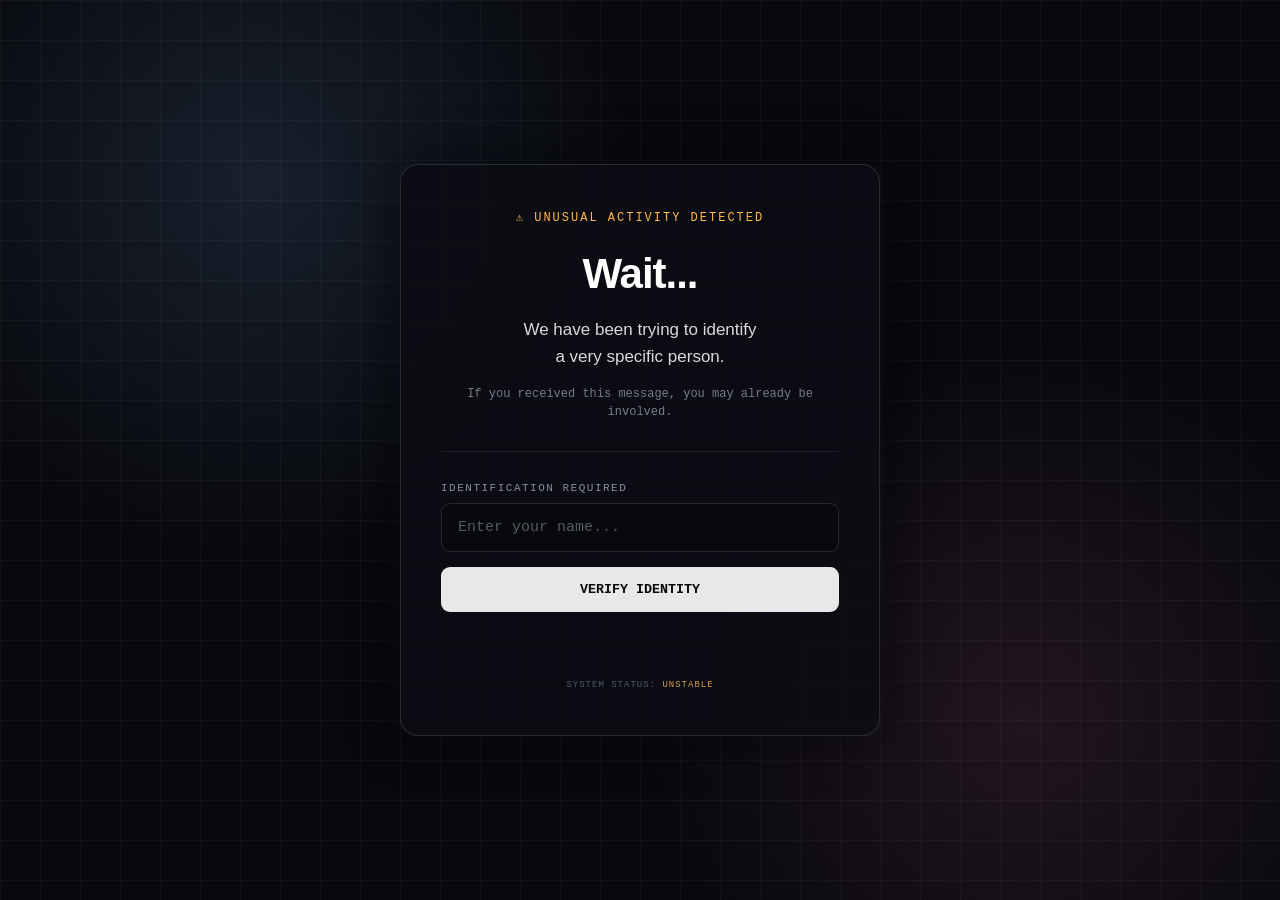
<file: index.html>
<!DOCTYPE html>
<html lang="en">
<head>
    <meta charset="UTF-8">
    <meta name="viewport" content="width=device-width, initial-scale=1.0">
    <title>Restricted Access</title>

    <link rel="stylesheet" href="style.css">
</head>

<body>

    <div class="background">
        <div class="grid"></div>
    </div>

    <main class="login-card">

        <div class="warning">⚠ UNUSUAL ACTIVITY DETECTED</div>

        <h1>Wait...</h1>

        <p class="mystery">
            We have been trying to identify<br>
            a very specific person.
        </p>

        <p class="small-text">
            If you received this message, you may already be involved.
        </p>

        <div class="line"></div>

        <label for="teacherName">IDENTIFICATION REQUIRED</label>

        <input
            type="text"
            id="teacherName"
            placeholder="Enter your name..."
            autocomplete="off"
        >

        <button onclick="checkTeacher()">
            VERIFY IDENTITY
        </button>

        <p id="message"></p>

        <div class="footer">
            SYSTEM STATUS: <span>UNSTABLE</span>
        </div>

    </main>

    <script src="script.js"></script>

</body>
</html>
</file>
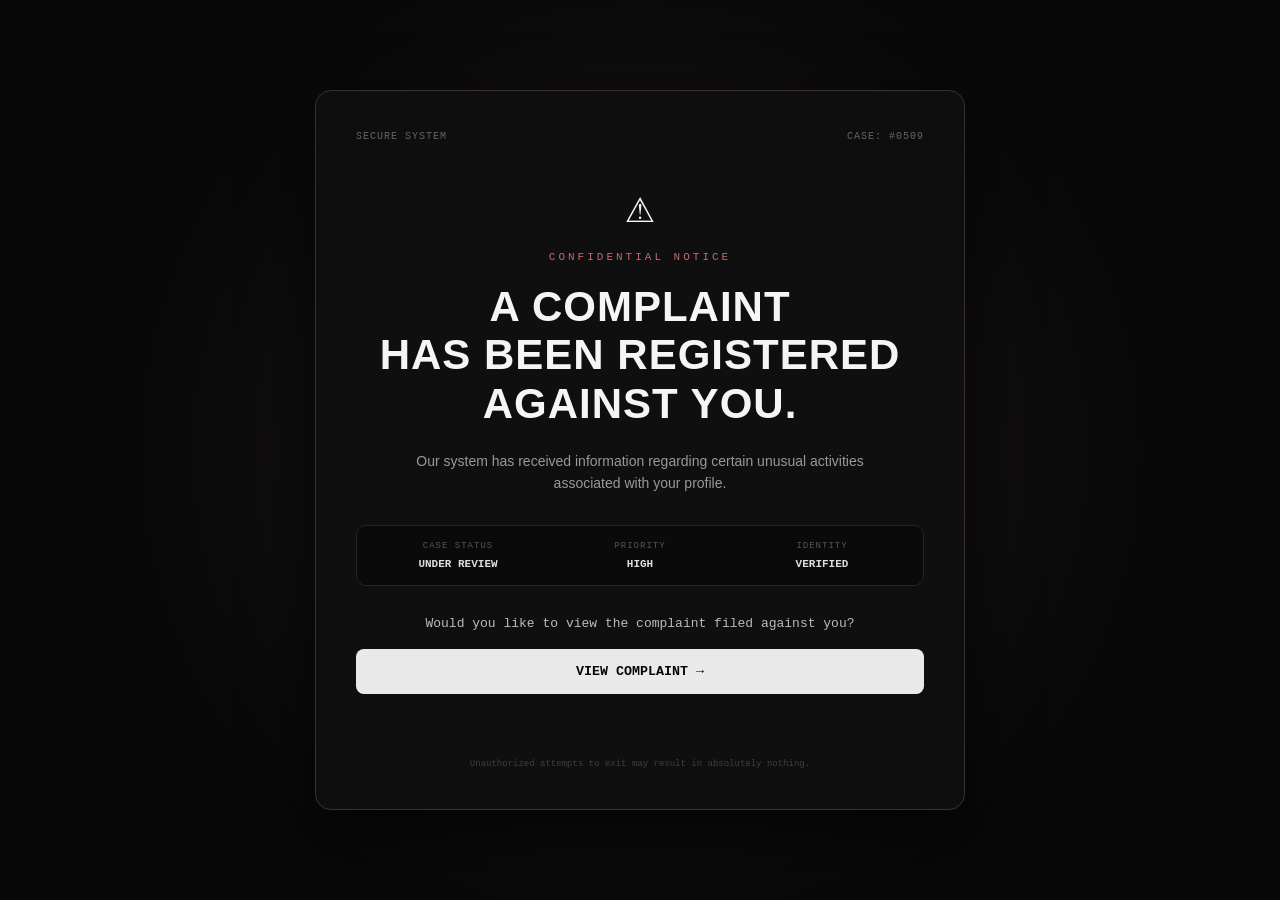
<file: page2.html>
<!DOCTYPE html>
<html lang="en">
<head>
    <meta charset="UTF-8">
    <meta name="viewport" content="width=device-width, initial-scale=1.0">
    <title>Complaint Notice</title>
    <link rel="stylesheet" href="page2.css">
</head>

<body>

    <div class="container">

        <div class="top">
            <span>SECURE SYSTEM</span>
            <span>CASE: #0509</span>
        </div>

        <div class="alert-icon">⚠</div>

        <p class="classified">CONFIDENTIAL NOTICE</p>

        <h1>A COMPLAINT<br>HAS BEEN REGISTERED<br>AGAINST YOU.</h1>

        <p class="description">
            Our system has received information regarding
            certain unusual activities associated with your profile.
        </p>

        <div class="case-box">

            <div>
                <span>CASE STATUS</span>
                <strong>UNDER REVIEW</strong>
            </div>

            <div>
                <span>PRIORITY</span>
                <strong>HIGH</strong>
            </div>

            <div>
                <span>IDENTITY</span>
                <strong>VERIFIED</strong>
            </div>

        </div>

        <p class="question">
            Would you like to view the complaint filed against you?
        </p>

        <button onclick="openComplaint()">
            VIEW COMPLAINT →
        </button>

        <p id="message"></p>

        <footer>
            Unauthorized attempts to exit may result in absolutely nothing.
        </footer>

    </div>

    <script src="page2.js"></script>

</body>
</html>
</file>
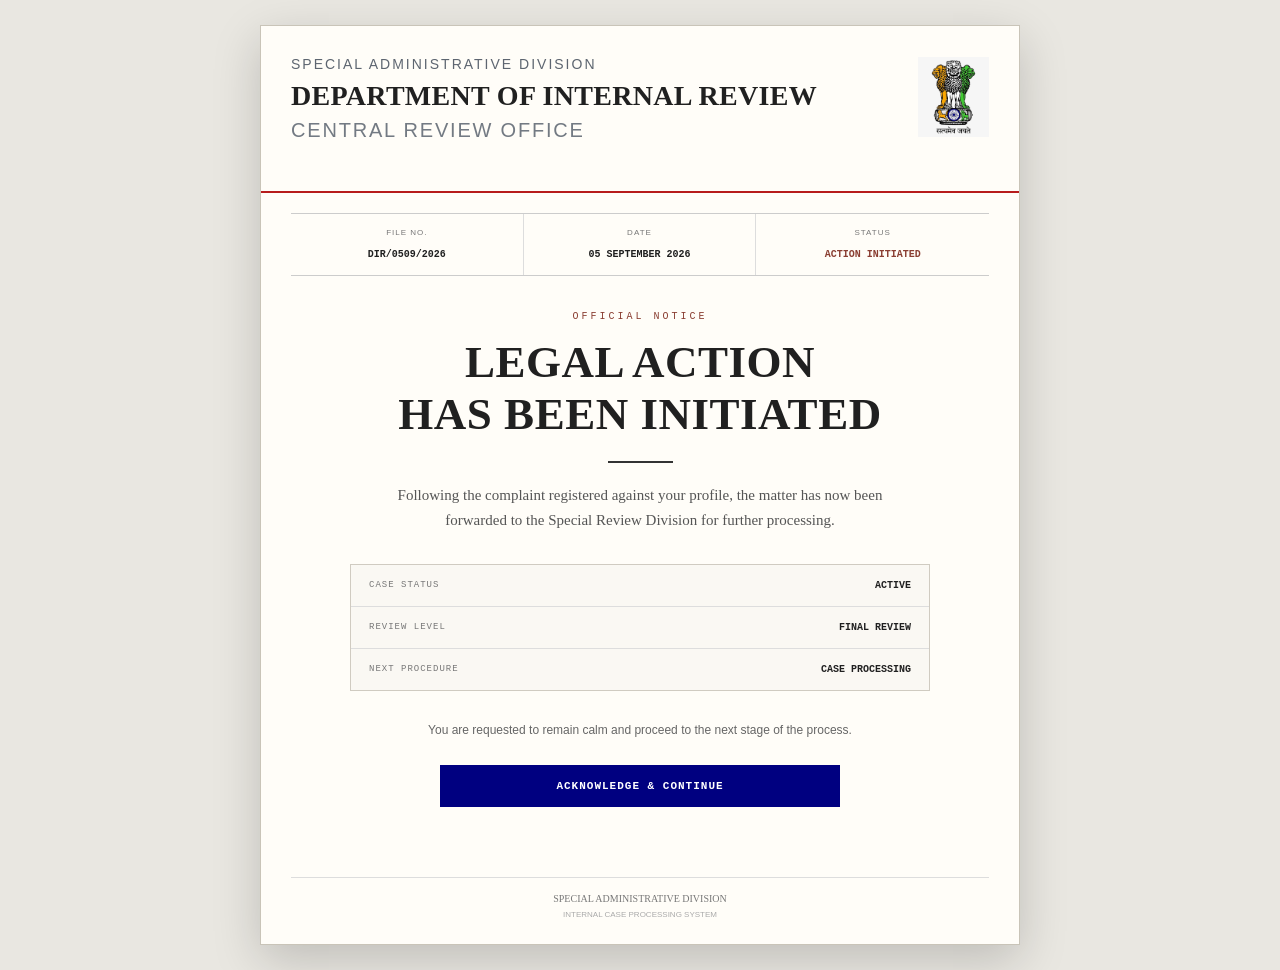
<file: page3.html>
<!DOCTYPE html>
<html lang="en">
<head>
    <meta charset="UTF-8">
    <meta name="viewport" content="width=device-width, initial-scale=1.0">

    <title>Official Case Notice</title>

    <link rel="stylesheet" href="page3.css">
</head>

<body>

    <main class="document">

        <!-- HEADER -->
        <header class="government-header">

            <div class="department">
                
                <p class="small-title">SPECIAL ADMINISTRATIVE DIVISION</p>

                <h2>DEPARTMENT OF INTERNAL REVIEW</h2>

                <P class="division">
                    CENTRAL REVIEW OFFICE
                </P>

            </div>


            <!-- Decorative emblem area -->
        <div class="header-logo">
            <img src="WhatsApp Image 2026-08-26 at 4.30.03 PM.jpeg" alt="Official Logo">
        </div>
    </header> 
    <div class="header-divider"></div>

        <!-- FILE INFORMATION -->
        <section class="file-info">

            <div>
                <span>FILE NO.</span>
                <strong>DIR/0509/2026</strong>
            </div>

            <div>
                <span>DATE</span>
                <strong>05 SEPTEMBER 2026</strong>
            </div>

            <div>
                <span>STATUS</span>
                <strong class="active">ACTION INITIATED</strong>
            </div>

        </section>


        <!-- TITLE -->
        <section class="main-content">

            <p class="notice-heading">
                OFFICIAL NOTICE
            </p>

            <h1>
                LEGAL ACTION<br>
                HAS BEEN INITIATED
            </h1>

            <div class="underline"></div>

            <p class="intro">
                Following the complaint registered against your
                profile, the matter has now been forwarded to
                the Special Review Division for further processing.
            </p>


            <!-- CASE DETAILS -->
            <div class="case-details">

                <div class="row">
                    <span>CASE STATUS</span>
                    <strong>ACTIVE</strong>
                </div>

                <div class="row">
                    <span>REVIEW LEVEL</span>
                    <strong>FINAL REVIEW</strong>
                </div>

                <div class="row">
                    <span>NEXT PROCEDURE</span>
                    <strong>CASE PROCESSING</strong>
                </div>

            </div>


            <p class="warning-text">
                You are requested to remain calm and proceed
                to the next stage of the process.
            </p>


            <button onclick="continueProcess()">
                ACKNOWLEDGE & CONTINUE
            </button>

            <p id="status"></p>

        </section>


        <!-- FOOTER -->
        <footer>

            <div class="footer-line"></div>

            <p>
                SPECIAL ADMINISTRATIVE DIVISION
            </p>

            <P class="tiny">
                INTERNAL CASE PROCESSING SYSTEM
            </P>
        </footer>

    </main>


    <script src="page3.js"></script>

</body>
</html>
</file>
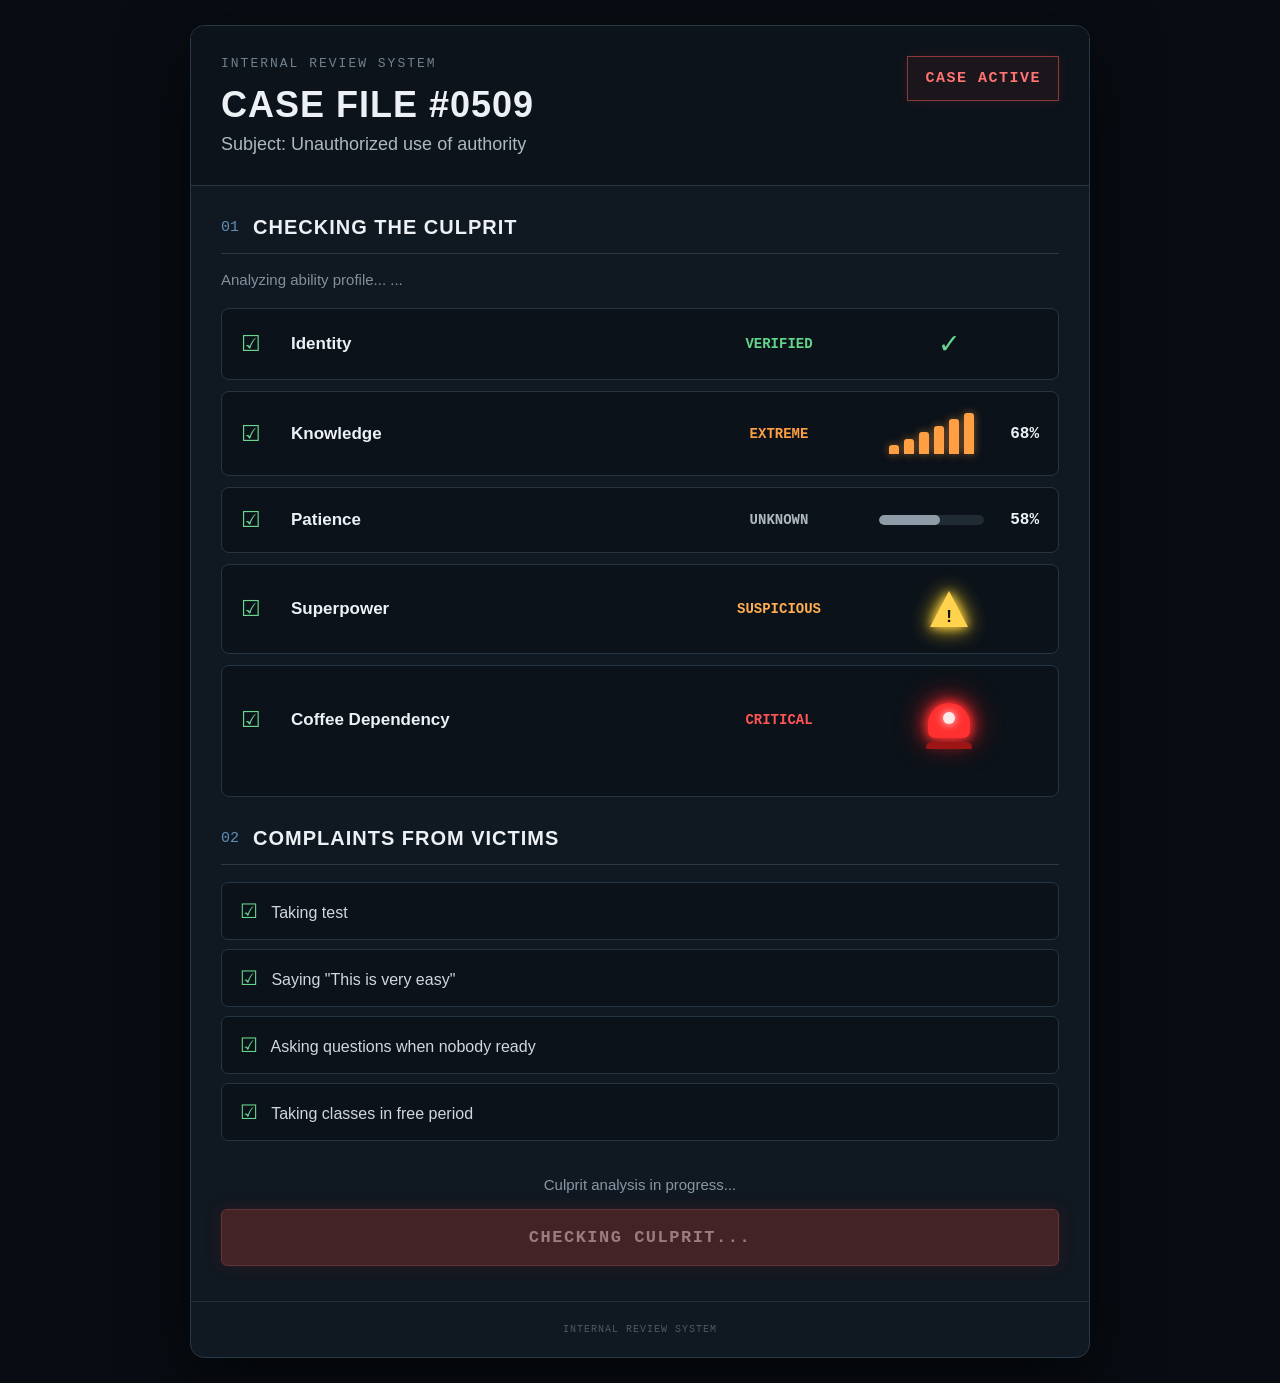
<file: page4.html>
<!DOCTYPE html>
<html lang="en">

<head>

    <meta charset="UTF-8">

    <meta
        name="viewport"
        content="width=device-width, initial-scale=1.0"
    >

    <title>CASE FILE #0509</title>

    <link rel="stylesheet" href="page4.css">

</head>


<body>

    
<audio id="page4Music" loop>
    <source src="L's theme A audio.mp3" type="audio/mpeg">
</audio>
<main class="case-file">


    <!-- HEADER -->

    <header class="header">

        <div>

            <p class="system">
                INTERNAL REVIEW SYSTEM
            </p>

            <h1>
                CASE FILE #0509
            </h1>

            <h2>
                Subject: Unauthorized use of authority
            </h2>

        </div>


        <div class="case-status">
            CASE ACTIVE
        </div>

    </header>



    <!-- CHECKING THE CULPRIT -->

    <section class="culprit">

        <div class="section-heading">

            <span>01</span>

            <h3>
                CHECKING THE CULPRIT
            </h3>

        </div>


        <p class="checking-text">
            Analyzing ability profile...
            <span class="dots">...</span>
        </p>



        <!-- IDENTITY -->

        <div
            class="ability"
            style="--delay: 0s"
        >

            <div class="check">
                ☑
            </div>

            <div class="ability-name">
                Identity
            </div>

            <div class="result verified">
                VERIFIED
            </div>

            <div class="indicator verified-indicator">
                       ✓
            </div>

        </div>



        <!-- KNOWLEDGE -->

        <div
            class="ability"
            style="--delay: 0.7s"
        >

            <div class="check">
                ☑
            </div>

            <div class="ability-name">
                Knowledge
            </div>

            <div class="result extreme blink">
                EXTREME
            </div>

            <div class="indicator knowledge-indicator">

                <div class="mini-graph">
                    <span></span>
                    <span></span>
                    <span></span>
                    <span></span>
                    <span></span>
                    <span></span>
                </div>

                <strong>
                    <span id="knowledgePercent">0</span>%
                </strong>

            </div>

        </div>



        <!-- PATIENCE -->

        <div
            class="ability"
            style="--delay: 1.4s"
        >

            <div class="check">
                ☑
            </div>

            <div class="ability-name">
                Patience
            </div>

            <div class="result unknown blink-slow">
                UNKNOWN
            </div>

            <div class="indicator">

                <div class="meter">

                    <div
                        id="patienceMeter"
                        class="meter-fill patience-fill"
                    ></div>

                </div>

                <strong>
                    <span id="patiencePercent">0</span>%
                </strong>

            </div>

        </div>



        <!-- SUPERPOWER -->

        <div
            class="ability"
            style="--delay: 2.1s"
        >

            <div class="check">
                ☑
            </div>

            <div class="ability-name">
                Superpower
            </div>

            <div class="result suspicious blink-warning">
                SUSPICIOUS
            </div>

            <div class="indicator danger-indicator">
                 <div class="warning-symbol">
                    <div class="warning-triangle">
                        <span>!</span>
                    </div>
                 </div>
            </div>
            
        </div>    


        <!-- COFFEE DEPENDENCY-->

        <div
            class="ability"
            style="--delay: 2.8s"
        >

            <div class="check">
                ☑
            </div>

            <div class="ability-name">
                Coffee Dependency
            </div>

            <div class="result critical blink-danger">
                CRITICAL
            </div>

            <div class="siren-indicator">
                <div class="red siren" aria-label="Warning siren">
                </div>
                <div class="siren-dome">
                </div>
            </div>
            <div class="siren-base"></div>
            

        </div>


    </section>



    <!-- COMPLAINTS -->

    <section class="complaints">

        <div class="section-heading">

            <span>02</span>

            <h3>
                COMPLAINTS FROM VICTIMS
            </h3>

        </div>


        <div class="complaint">
            <span>☑</span>
            Taking test
        </div>


        <div class="complaint">
            <span>☑</span>
            Saying "This is very easy"
        </div>


        <div class="complaint">
            <span>☑</span>
            Asking questions when nobody ready
        </div>


        <div class="complaint">
            <span>☑</span>
            Taking classes in free period
        </div>

    </section>



    <!-- FINAL ACTION -->

    <section class="final-action">

        <p id="processingMessage">
            Culprit analysis in progress...
        </p>


        <button
            id="punishmentButton"
            onclick="startFinalProcessing()"
            disabled
        >
            CHECKING CULPRIT...
        </button>


        <!-- 8 SECOND PROCESSING -->

        <div
            id="processingArea"
            class="processing-area"
        >

            <p id="processingText">
                VERIFYING FINAL DECISION...
            </p>


            <div class="progress-bar">

                <div
                    id="progress"
                    class="progress"
                ></div>

            </div>


            <p id="progressText">
                0%
            </p>

        </div>

    </section>



    <footer>
        INTERNAL REVIEW SYSTEM
    </footer>


</main>


<script src="page4.js"></script>

</body>

</html>
</file>
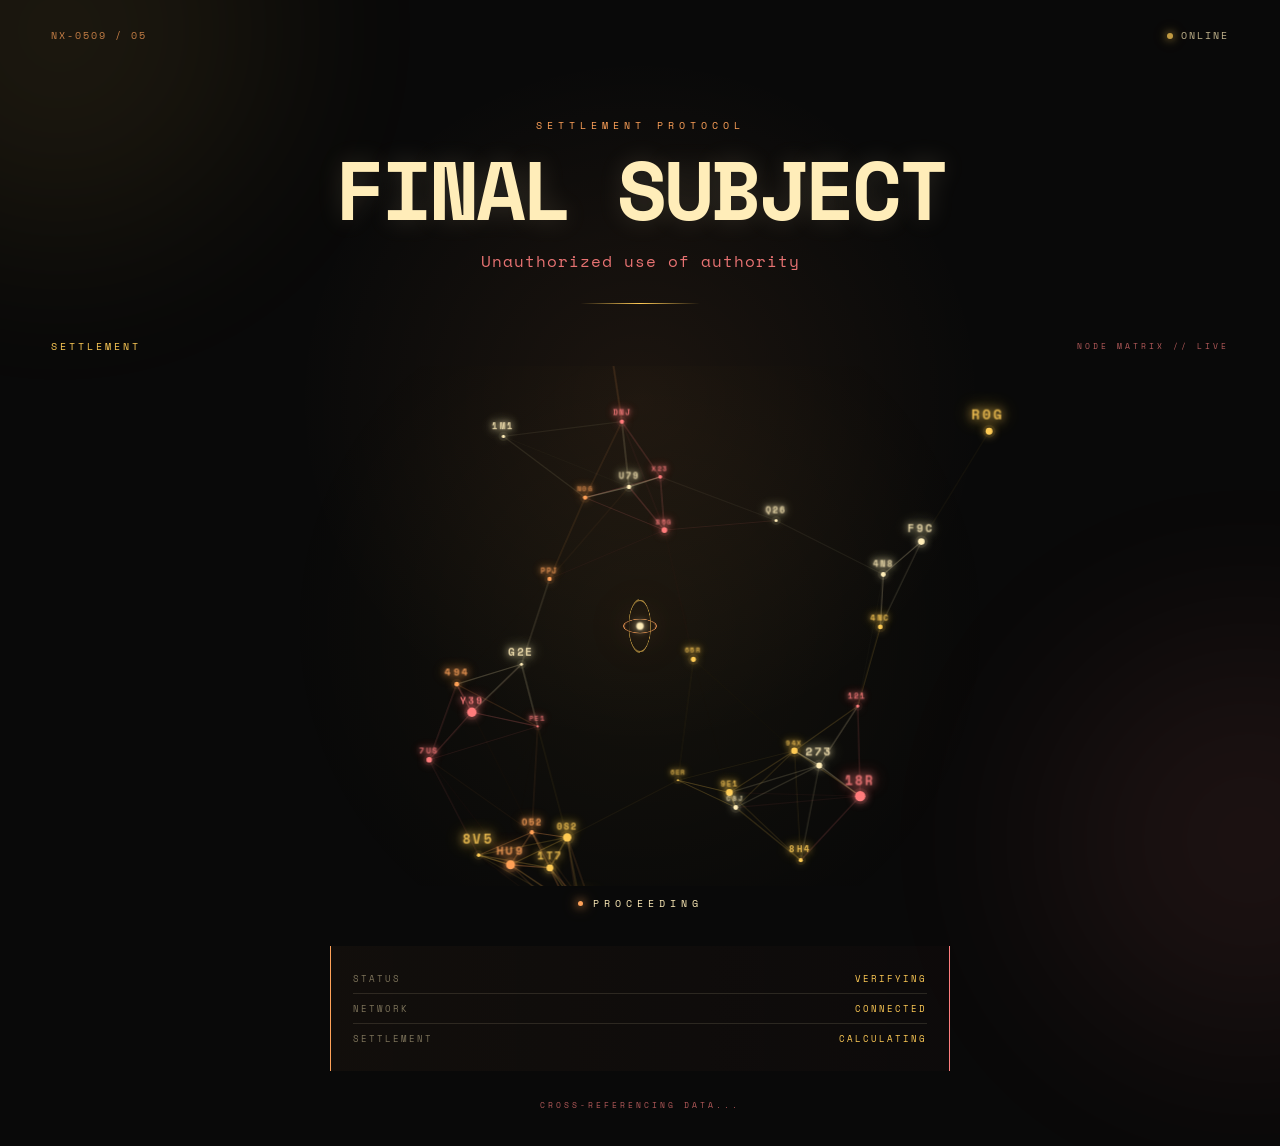
<file: page5.html>
<!DOCTYPE html>
<html lang="en">
<head>
    <meta charset="UTF-8">
    <meta name="viewport" content="width=device-width, initial-scale=1.0">

    <title>Settlement</title>

    <link rel="stylesheet" href="page5.css">
</head>

<body>
    <audio id="page5Music" loop>
    <source src="Kyrie.mp3" type="audio/mpeg">
</audio>

    <div class="ambient ambient-one"></div>
    <div class="ambient ambient-two"></div>

    <main class="page">

        <header class="topbar">
            <div class="system-id">NX-0509 / 05</div>

            <div class="status">
                <span class="status-dot"></span>
                ONLINE
            </div>
        </header>


        <section class="hero">

            <div class="eyebrow">
                SETTLEMENT PROTOCOL
            </div>

            <h1>
                FINAL SUBJECT
            </h1>

            <div class="subject">
                Unauthorized use of authority
            </div>

            <div class="divider"></div>

        </section>


        <section class="network-section">

            <div class="network-title">
                <span>SETTLEMENT</span>
                <span class="network-code">NODE MATRIX // LIVE</span>
            </div>

            <div class="plexus">

                <canvas id="plexusCanvas"></canvas>

                <div id="labels"></div>

                <div class="core">
                    <div class="core-ring ring-one"></div>
                    <div class="core-ring ring-two"></div>
                    <div class="core-point"></div>
                </div>

            </div>

            <div class="proceeding">
                <span class="loader-dot"></span>
                <span id="processText">PROCEEDING</span>
            </div>

        </section>


        <section class="settlement-panel">

            <div class="panel-line">
                <span>STATUS</span>
                <strong id="statusText">ANALYZING</strong>
            </div>

            <div class="panel-line">
                <span>NETWORK</span>
                <strong>CONNECTED</strong>
            </div>

            <div class="panel-line">
                <span>SETTLEMENT</span>
                <strong id="settlementText">IN PROGRESS</strong>
            </div>

        </section>


        <div class="bottom-message" id="bottomMessage">
            SYNCHRONIZING NODES...
        </div>

    </main>

    <script src="page5.js"></script>

</body>
</html>
</file>
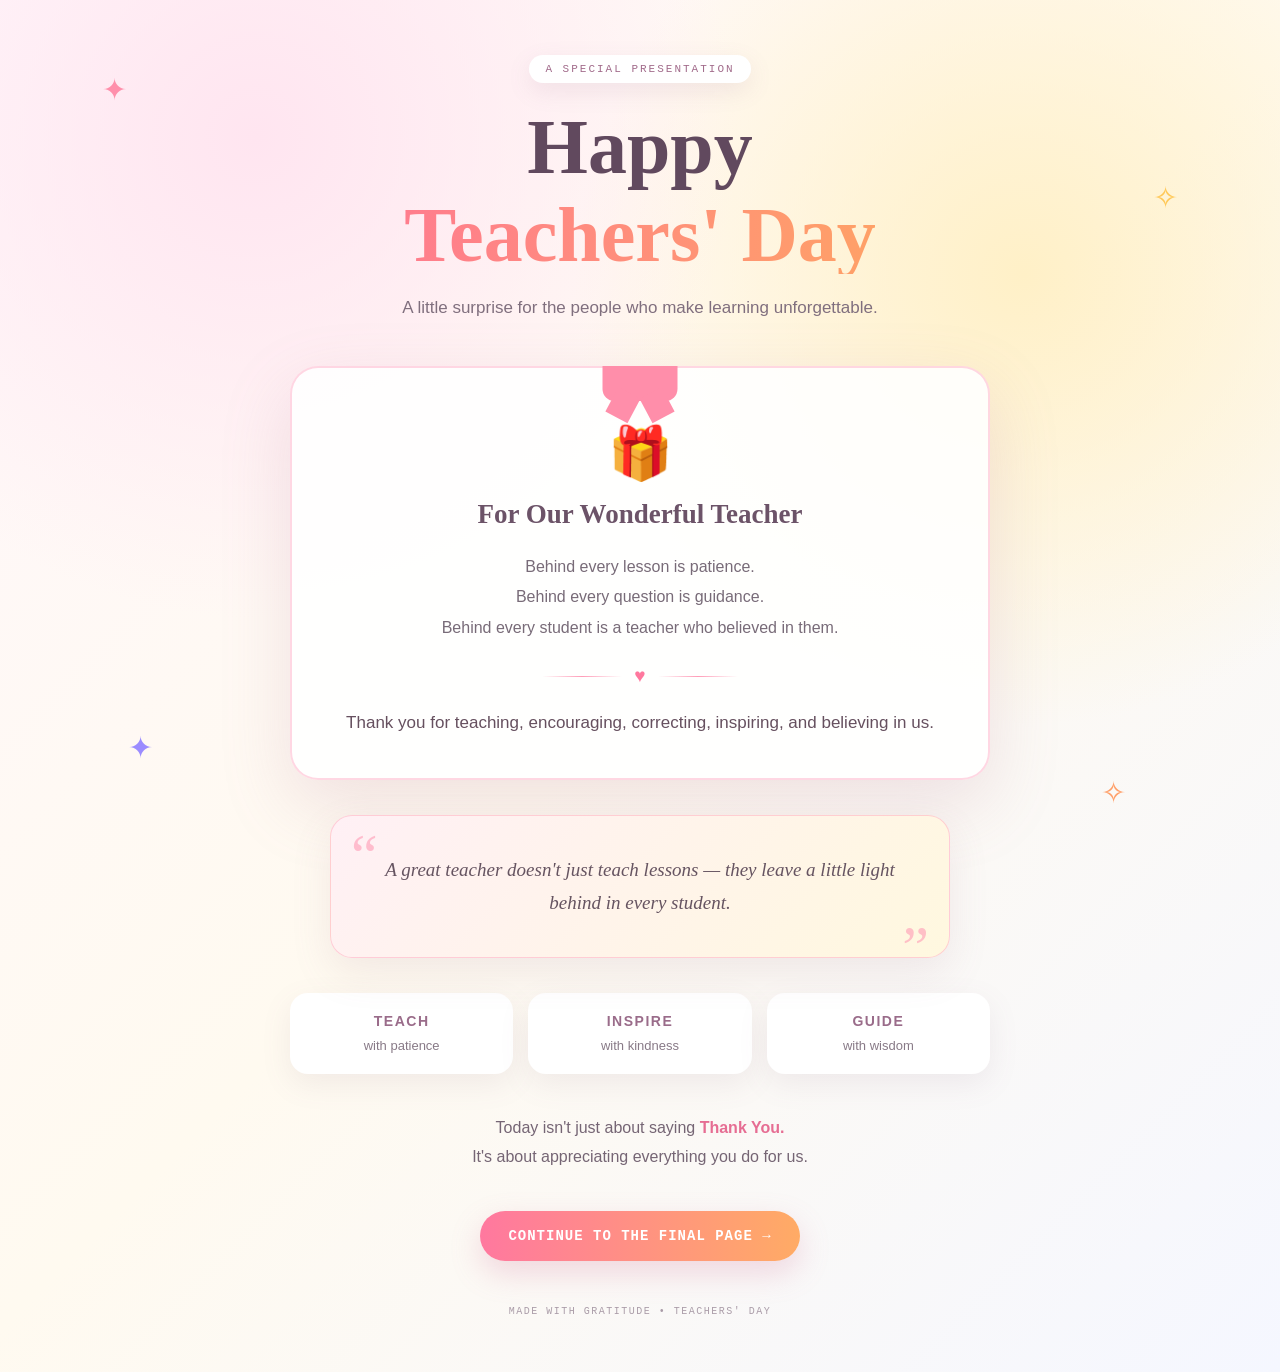
<file: page6.html>
<!DOCTYPE html>
<html lang="en">

<head>
    <meta charset="UTF-8">

    <meta
        name="viewport"
        content="width=device-width, initial-scale=1.0"
    >

    <title>Happy Teachers' Day</title>

    <link rel="stylesheet" href="page6.css">
</head>


<body>
    
    <audio id="page6Music" loop>
    <source src="Kids Cheering - Sound Effect (HD).mp3" type="audio/mpeg">
</audio>


    <!-- FLOATING DECORATIONS -->

    <div class="decor decor1">✦</div>
    <div class="decor decor2">✧</div>
    <div class="decor decor3">✦</div>
    <div class="decor decor4">✧</div>


    <main class="teachers-page">

        <!-- TOP LABEL -->

        <p class="top-label">
            A SPECIAL PRESENTATION
        </p>


        <!-- MAIN TITLE -->

        <h1 class="title">
            Happy
            <span>Teachers' Day</span>
        </h1>


        <p class="subtitle">
            A little surprise for the people
            who make learning unforgettable.
        </p>


        <!-- PRESENT BOX -->

        <section class="present-card">

            <div class="ribbon">
                <span></span>
            </div>


            <div class="gift-icon">
                🎁
            </div>


            <h2>
                For Our Wonderful Teacher
            </h2>


            <p class="message">

                Behind every lesson is patience.<br>
                Behind every question is guidance.<br>
                Behind every student is a teacher
                who believed in them.

            </p>


            <div class="heart-line">
                <span></span>
                ♥
                <span></span>
            </div>


            <p class="thank-you">

                Thank you for teaching,
                encouraging,
                correcting,
                inspiring,
                and believing in us.

            </p>

        </section>


        <!-- QUOTE -->

        <section class="quote-card">

            <div class="quote-mark">
                “
            </div>

            <p>
                A great teacher doesn't just
                teach lessons — they leave
                a little light behind in every student.
            </p>

            <div class="quote-mark closing">
                ”
            </div>

        </section>


        <!-- SMALL CUTE CARDS -->

        <section class="little-notes">

            <div class="note">
                <strong>TEACH</strong>
                <span>with patience</span>
            </div>


            <div class="note">
                <strong>INSPIRE</strong>
                <span>with kindness</span>
            </div>


            <div class="note">
                <strong>GUIDE</strong>
                <span>with wisdom</span>
            </div>

        </section>


        <!-- FINAL MESSAGE -->

        <section class="final-message">

            <p>
                Today isn't just about saying
                <strong>Thank You.</strong>
            </p>

            <p>
                It's about appreciating everything
                you do for us.
            </p>

        </section>


        <!-- LINK TO PAGE 7 -->

        <a
            href="page7.html"
            class="continue-button"
        >
            CONTINUE TO THE FINAL PAGE →
        </a>


        <footer>
            MADE WITH GRATITUDE • TEACHERS' DAY
        </footer>

    </main>


    <script src="page6.js"></script>

</body>

</html>
</file>
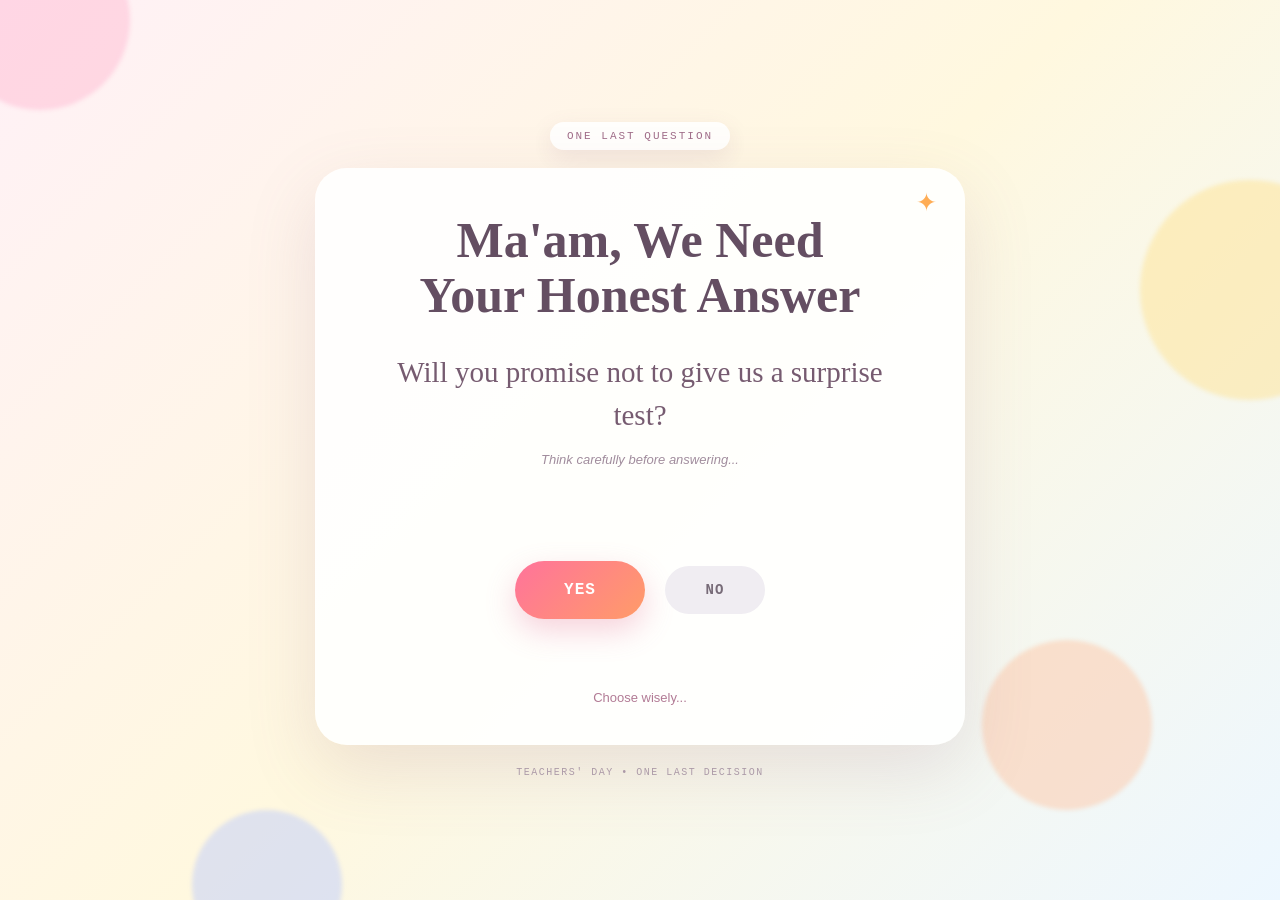
<file: page7.html>
<!DOCTYPE html>
<html lang="en">

<head>
    <meta charset="UTF-8">

    <meta
        name="viewport"
        content="width=device-width, initial-scale=1.0"
    >

    <title>One Last Question</title>

    <link rel="stylesheet" href="page7.css">
</head>


<body>

    <!-- BACKGROUND DECORATIONS -->

    <div class="shape shape1"></div>
    <div class="shape shape2"></div>
    <div class="shape shape3"></div>
    <div class="shape shape4"></div>


    <!-- QUESTION SCREEN -->

    <main id="questionScreen" class="screen">

        <div class="small-label">
            ONE LAST QUESTION
        </div>


        <div class="question-card">

            <div class="sparkle">✦</div>

            <h1>
                Ma'am, We Need<br>
                Your Honest Answer
            </h1>


            <p class="question">
                Will you promise not to give us
                a surprise test?
            </p>


            <p class="hint">
                Think carefully before answering...
            </p>


            <div class="buttons-area">

                <button
                    id="yesButton"
                    class="yes-button"
                >
                    YES
                </button>


                <button
                    id="noButton"
                    class="no-button"
                >
                    NO
                </button>

            </div>


            <p
                id="escapeMessage"
                class="escape-message"
            >
                Choose wisely...
            </p>

        </div>


        <footer>
            TEACHERS' DAY • ONE LAST DECISION
        </footer>

    </main>



    <!-- SUCCESS SCREEN -->

    <main
        id="successScreen"
        class="screen success-screen"
    >

        <div id="confetti"></div>


        <div class="success-card">

            <div class="success-star">
                ★
            </div>


            <p class="success-label">
                ANSWER ACCEPTED
            </p>


            <h1>
                You Said YES!
            </h1>


            <div class="divider">
                <span></span>
                ♥
                <span></span>
            </div>


            <p class="thank-title">
                And honestly...
            </p>


            <p class="thank-message">

                You are truly one of the best teachers.

                <br><br>

                Thank you for your patience,
                guidance, encouragement,
                and for making every lesson
                more meaningful.

                <br><br>

                We are really lucky to have
                a teacher like you.

            </p>


            <div class="final-line">
                Happy Teachers' Day, Ma'am!
            </div>

        </div>

    </main>


    <script src="page7.js"></script>

</body>

</html>
</file>
<file: style.css>
* {
    margin: 0;
    padding: 0;
    box-sizing: border-box;
}

body {
    min-height: 100vh;
    font-family: "Courier New", monospace;
    background: #08090d;
    color: white;

    display: flex;
    justify-content: center;
    align-items: center;

    overflow: hidden;
}

/* Background */

.background {
    position: fixed;
    inset: 0;
    background:
        radial-gradient(circle at 20% 20%, #18202d 0%, transparent 30%),
        radial-gradient(circle at 80% 80%, #21151f 0%, transparent 30%),
        #08090d;
}

.grid {
    position: absolute;
    inset: 0;

    background-image:
        linear-gradient(#ffffff08 1px, transparent 1px),
        linear-gradient(90deg, #ffffff08 1px, transparent 1px);

    background-size: 40px 40px;

    animation: moveGrid 12s linear infinite;
}

@keyframes moveGrid {
    from {
        transform: translateY(0);
    }

    to {
        transform: translateY(40px);
    }
}

/* Main card */

.login-card {
    position: relative;
    width: min(90%, 480px);

    padding: 45px 40px;

    background: rgba(12, 14, 20, 0.92);

    border: 1px solid #ffffff20;
    border-radius: 18px;

    box-shadow:
        0 0 50px rgba(0, 0, 0, 0.7),
        0 0 20px rgba(120, 140, 255, 0.08);

    text-align: center;

    animation: appear 1s ease;
}

@keyframes appear {
    from {
        opacity: 0;
        transform: translateY(20px) scale(0.97);
    }

    to {
        opacity: 1;
        transform: translateY(0) scale(1);
    }
}

/* Warning */

.warning {
    font-size: 12px;
    letter-spacing: 2px;

    color: #ffb84d;

    margin-bottom: 25px;

    animation: blink 2s infinite;
}

@keyframes blink {
    0%, 100% {
        opacity: 1;
    }

    50% {
        opacity: 0.45;
    }
}

h1 {
    font-family: Arial, sans-serif;
    font-size: 42px;
    margin-bottom: 18px;

    letter-spacing: -1px;
}

.mystery {
    color: #d8d8df;
    font-family: Arial, sans-serif;
    font-size: 17px;
    line-height: 1.6;
}

.small-text {
    margin-top: 15px;

    color: #777b88;
    font-size: 12px;
    line-height: 1.5;
}

.line {
    height: 1px;
    background: #ffffff15;

    margin: 30px 0;
}

/* Input */

label {
    display: block;

    text-align: left;

    font-size: 11px;
    letter-spacing: 1.5px;

    color: #888d9c;

    margin-bottom: 9px;
}

input {
    width: 100%;

    padding: 15px 16px;

    background: #08090d;
    color: white;

    border: 1px solid #ffffff20;
    border-radius: 9px;

    outline: none;

    font-family: "Courier New", monospace;
    font-size: 15px;

    transition: 0.3s;
}

input:focus {
    border-color: #788cff;

    box-shadow: 0 0 15px rgba(120, 140, 255, 0.15);
}

input::placeholder {
    color: #555a67;
}

/* Button */

button {
    width: 100%;

    margin-top: 15px;

    padding: 15px;

    border: none;
    border-radius: 9px;

    background: #e8e8e8;
    color: #08090d;

    font-weight: bold;
    font-family: "Courier New", monospace;

    cursor: pointer;

    transition: 0.25s;
}

button:hover {
    transform: translateY(-2px);

    background: white;

    box-shadow: 0 8px 25px rgba(255, 255, 255, 0.12);
}

button:active {
    transform: translateY(0);
}

/* Message */

#message {
    min-height: 22px;

    margin-top: 18px;

    font-size: 13px;
}

/* Footer */

.footer {
    margin-top: 28px;

    font-size: 9px;
    letter-spacing: 1px;

    color: #555a67;
}

.footer span {
    color: #d99b4a;
}

/* Mobile */

@media (max-width: 500px) {

    .login-card {
        padding: 35px 25px;
    }

    h1 {
        font-size: 35px;
    }

    .mystery {
        font-size: 15px;
    }
}
</file>
<file: page2.css>
* {
    margin: 0;
    padding: 0;
    box-sizing: border-box;
}

body {
    min-height: 100vh;

    background:
        radial-gradient(circle at center, #201919, #080808 65%);

    color: #f5f5f5;

    font-family: "Courier New", monospace;

    display: flex;
    justify-content: center;
    align-items: center;

    padding: 20px;
}

.container {
    width: min(92%, 650px);

    padding: 40px;

    background: rgba(15, 15, 15, 0.96);

    border: 1px solid #3b3030;

    border-radius: 16px;

    box-shadow: 0 25px 70px rgba(0, 0, 0, 0.7);

    text-align: center;

    animation: appear 0.8s ease;
}

@keyframes appear {

    from {
        opacity: 0;
        transform: translateY(25px);
    }

    to {
        opacity: 1;
        transform: translateY(0);
    }
}

.top {
    display: flex;
    justify-content: space-between;

    color: #666;

    font-size: 10px;

    letter-spacing: 1px;

    margin-bottom: 35px;
}

.alert-icon {
    font-size: 48px;

    margin-bottom: 15px;

    animation: pulse 1.5s infinite;
}

@keyframes pulse {

    50% {
        transform: scale(1.12);
        opacity: 0.55;
    }
}

.classified {
    color: #c56a6a;

    font-size: 11px;

    letter-spacing: 3px;

    margin-bottom: 20px;
}

h1 {
    font-family: Arial, sans-serif;

    font-size: clamp(25px, 5vw, 42px);

    line-height: 1.15;

    letter-spacing: 1px;

    margin-bottom: 22px;
}

.description {
    color: #999;

    font-family: Arial, sans-serif;

    font-size: 14px;

    line-height: 1.6;

    max-width: 480px;

    margin: auto;
}

.case-box {
    display: grid;

    grid-template-columns: repeat(3, 1fr);

    gap: 10px;

    margin: 30px 0;

    padding: 15px;

    background: #0a0a0a;

    border: 1px solid #252525;

    border-radius: 10px;
}

.case-box div {
    display: flex;

    flex-direction: column;

    gap: 7px;
}

.case-box span {
    color: #555;

    font-size: 9px;

    letter-spacing: 1px;
}

.case-box strong {
    font-size: 11px;

    color: #ddd;
}

.question {
    color: #bbb;

    font-size: 13px;

    margin-bottom: 18px;
}

button {
    width: 100%;

    padding: 15px;

    background: #e9e9e9;

    color: #080808;

    border: none;

    border-radius: 8px;

    font-family: "Courier New", monospace;

    font-weight: bold;

    cursor: pointer;

    transition: 0.25s;
}

button:hover {
    background: white;

    transform: translateY(-2px);

    box-shadow: 0 10px 25px rgba(255, 255, 255, 0.1);
}

#message {
    margin-top: 15px;

    min-height: 20px;

    color: #aaa;

    font-size: 11px;
}

footer {
    margin-top: 30px;

    color: #3f3f3f;

    font-size: 9px;
}

@media (max-width: 500px) {

    .container {
        padding: 28px 20px;
    }

    .case-box {
        grid-template-columns: 1fr;
    }

    .top {
        font-size: 8px;
    }
}
</file>
<file: page3.css>
* {
    margin: 0;
    padding: 0;
    box-sizing: border-box;
}

body {
    min-height: 100vh;

    background: #e9e7e1;

    color: #202020;

    font-family: Arial, sans-serif;

    display: flex;
    justify-content: center;
    align-items: center;

    padding: 25px;
}


/* DOCUMENT */

.document {
    width: min(95%, 760px);

    background: #fffdf8;

    border: 1px solid #c9c4b8;

    box-shadow:
        0 15px 45px rgba(0, 0, 0, 0.18);

    animation: appear 0.8s ease;
}


@keyframes appear {

    from {
        opacity: 0;
        transform: translateY(20px);
    }

    to {
        opacity: 1;
        transform: translateY(0);
    }
}


/* HEADER */

.government-header {

    min-height: 145px;

    padding: 25px 30px;

    display: flex;

    justify-content: space-between;

    align-items: center;

    gap: 20px;

}

.department {
    text-align: left;
}

.small-title{

    color: #5d6570;

    font-size: 14px;

    letter-spacing: 2px;

    margin-bottom: 8px;
}

.department h2 {

    font-family: Georgia, serif;

    font-size: 28px;

    font-weight: 600;

    letter-spacing: 0.3px;

}

.division {

    color: #737a83;

    font-size: 20px;

    letter-spacing: 1.8px;

    margin-top: 7px;

}


.header-logo img {
    height: 80px; /* Adjust height to fit your logo */
    width:auto 
}

.header-divider {
    height: 2px;
    background-color: #b71c1c; /* Red bar line */
    margin-top: 20px;
}


/* FILE INFORMATION */

.file-info {

    margin: 20px 30px;

    display: grid;

    grid-template-columns: repeat(3, 1fr);

    border-top: 1px solid #ccc;

    border-bottom: 1px solid #ccc;
}


.file-info div {

    padding: 14px 10px;

    text-align: center;

    border-right: 1px solid #ddd;
}


.file-info div:last-child {
    border-right: none;
}


.file-info span {

    display: block;

    font-size: 8px;

    letter-spacing: 1px;

    color: #777;

    margin-bottom: 6px;
}


.file-info strong {

    font-family: "Courier New", monospace;

    font-size: 10px;
}


.active {

    color: #8a3e32;
}


/* MAIN CONTENT */

.main-content {

    padding: 15px 55px 40px;

    text-align: center;
}


.notice-heading {

    font-family: "Courier New", monospace;

    font-size: 10px;

    letter-spacing: 3px;

    color: #8a3e32;

    margin-bottom: 15px;
}


h1 {

    font-family: Georgia, serif;

    font-size: clamp(28px, 5vw, 45px);

    line-height: 1.15;

    font-weight: 600;

    letter-spacing: 0.5px;
}


.underline {

    width: 65px;

    height: 2px;

    background: #333;

    margin: 20px auto;
}


.intro {

    max-width: 550px;

    margin: auto;

    color: #555;

    font-family: Georgia, serif;

    font-size: 15px;

    line-height: 1.7;
}


/* CASE DETAILS */

.case-details {

    margin: 30px auto;

    max-width: 580px;

    border: 1px solid #d0cbc1;

    background: #faf8f3;
}


.row {

    display: flex;

    justify-content: space-between;

    padding: 15px 18px;

    border-bottom: 1px solid #ddd;
}


.row:last-child {
    border-bottom: none;
}


.row span {

    color: #777;

    font-family: "Courier New", monospace;

    font-size: 9px;

    letter-spacing: 1px;
}


.row strong {

    font-family: "Courier New", monospace;

    font-size: 10px;
}


/* WARNING */

.warning-text {

    max-width: 500px;

    margin: 25px auto;

    color: #666;

    font-size: 12px;

    line-height: 1.6;
}


/* BUTTON */

button {

    width: min(100%, 400px);

    padding: 15px;

    border: 1px  hwb(240 8% 6%);

    background: navy;

    color: white;

    cursor: pointer;

    font-family: "Courier New", monospace;

    font-weight: bold;

    font-size: 11px;

    letter-spacing: 1px;

    transition: 0.25s;
}


button:hover {

    background: #0f0f7a;

    transform: translateY(-2px);

    box-shadow:
        0 8px 20px rgba(0,0,0,0.15);
}


button:disabled {

    opacity: 0.7;

    cursor: wait;
}


#status {

    min-height: 18px;

    margin-top: 12px;

    color: #777;

    font-family: "Courier New", monospace;

    font-size: 10px;
}


/* FOOTER */

footer {

    padding: 0 30px 25px;

    text-align: center;

    color: #777;
}


.footer-line {

    height: 1px;

    background: #ddd;

    margin-bottom: 15px;
}


footer p {

    font-family: Georgia, serif;

    font-size: 10px;
}


footer .tiny {

    margin-top: 6px;

    font-family: Arial, sans-serif;

    font-size: 8px;

    color: #aaa;
}


/* MOBILE */

@media (max-width: 600px) {

    body {
        padding: 10px;
    }


    .government-header {

        padding: 20px;

        align-items: flex-start;
    }


    .department h2 {

        font-size: 16px;
    }


    .file-info {

        margin-left: 20px;
        margin-right: 20px;
    }


    .file-info {

        grid-template-columns: 1fr;

    }


    .file-info div {

        border-right: none;

        border-bottom: 1px solid #ddd;
    }


    .file-info div:last-child {

        border-bottom: none;
    }


    .main-content {

        padding: 15px 22px 35px;
    }


    .row {

        flex-direction: column;

        gap: 7px;

        text-align: left;
    }


    h1 {

        font-size: 29px;
    }
}
</file>
<file: page4.css>
* {
    margin: 0;
    padding: 0;
    box-sizing: border-box;
}


/* ================================
   PAGE
================================ */

body {
    min-height: 100vh;
    background: #080d13;
    color: #edf1f5;
    font-family: Arial, sans-serif;

    display: flex;
    justify-content: center;

    padding: 25px 15px;
}


/* ================================
   MAIN CASE FILE
================================ */

.case-file {
    width: min(100%, 900px);

    background: #101821;

    border: 1px solid #293847;

    border-radius: 14px;

    overflow: hidden;

    box-shadow:
        0 25px 70px rgba(0,0,0,0.65);

    animation: pageAppear 0.8s ease;
}


@keyframes pageAppear {

    from {
        opacity: 0;
        transform: translateY(25px);
    }

    to {
        opacity: 1;
        transform: translateY(0);
    }
}


/* ================================
   HEADER
================================ */

.header {

    padding: 30px;

    background: #0c131b;

    border-bottom: 1px solid #293847;

    display: flex;

    justify-content: space-between;

    align-items: flex-start;

    gap: 25px;
}


.system {

    color: #71808e;

    font-family: "Courier New", monospace;

    font-size: 13px;

    letter-spacing: 2px;

    margin-bottom: 13px;
}


.header h1 {

    font-size: 36px;

    letter-spacing: 1px;

    margin-bottom: 8px;
}


.header h2 {

    color: #aeb8c1;

    font-size: 18px;

    font-weight: normal;
}


/* ================================
   CASE ACTIVE
================================ */

.case-status {

    padding: 13px 17px;

    color: #ff7373;

    border: 1px solid #8b3939;

    background: rgba(120, 35, 35, 0.14);

    font-family: "Courier New", monospace;

    font-size: 15px;

    font-weight: bold;

    letter-spacing: 1.5px;

    white-space: nowrap;

    animation: statusPulse 1.2s infinite;

    box-shadow:
        0 0 12px rgba(220,60,60,0.12);
}


@keyframes statusPulse {

    50% {
        opacity: 0.45;

        box-shadow:
            0 0 22px rgba(220,60,60,0.3);
    }
}


/* ================================
   SECTIONS
================================ */

.culprit,
.complaints {

    margin: 30px;
}


.section-heading {

    display: flex;

    align-items: center;

    gap: 14px;

    padding-bottom: 14px;

    border-bottom: 1px solid #2b3947;

    margin-bottom: 17px;
}


.section-heading span {

    color: #6090b9;

    font-family: "Courier New", monospace;

    font-size: 15px;
}


.section-heading h3 {

    font-size: 20px;

    letter-spacing: 1px;
}


.checking-text {

    color: #82909d;

    font-size: 15px;

    margin-bottom: 20px;
}


.dots {

    animation: dots 1.2s infinite;
}


@keyframes dots {

    0%, 20% {
        opacity: 0;
    }

    50% {
        opacity: 1;
    }

    100% {
        opacity: 0;
    }
}


/* ================================
   ABILITY CARDS
================================ */

.ability {

    display: grid;

    grid-template-columns:
        35px 1fr 130px 180px;

    align-items: center;

    gap: 15px;

    padding: 19px;

    margin-bottom: 11px;

    background: #0b1219;

    border: 1px solid #273542;

    border-radius: 8px;

    opacity: 0;

    transform: translateX(-25px);

    animation:
        abilityAppear
        0.7s
        var(--delay)
        forwards;

    min-height: 60px;
}


@keyframes abilityAppear {

    to {
        opacity: 1;
        transform: translateX(0);
    }
}


.ability:hover {

    border-color: #435668;

    transform: translateX(4px);
}


.check {

    color: #6bd48d;

    font-size: 22px;
}


.ability-name {

    font-size: 17px;

    font-weight: bold;
}


.result {

    font-family: "Courier New", monospace;

    font-size: 14px;

    font-weight: bold;

    text-align: center;
}


/* ================================
   RESULT COLOURS
================================ */

/* VERIFIED */

.verified {

    color: #64d58b;
}


/* EXTREME = ORANGE */

.extreme {

    color: #ff9f43;

    animation:
        extremePulse
        0.9s
        infinite;

}


@keyframes extremePulse {

    50% {

        opacity: 0.45;

        text-shadow:
            0 0 14px #ff8c32;
    }
}


.unknown {
    color: #aeb8c1;
}


.suspicious {
    color: #ffae52;
}


.critical {
    color: #ff5555;
}


/* ================================
   GENERAL BLINKING
================================ */

.blink {

    animation:
        yellowBlink
        0.75s
        infinite;
}


.blink-slow {

    animation:
        slowBlink
        1.5s
        infinite;
}


.blink-warning {

    animation:
        warningBlink
        0.9s
        infinite;
}


.blink-danger {

    animation:
        redBlink
        0.5s
        infinite;
}


@keyframes yellowBlink {

    50% {

        opacity: 0.25;

        text-shadow:
            0 0 14px #ffd35a;
    }
}


@keyframes slowBlink {

    50% {
        opacity: 0.35;
    }
}


@keyframes warningBlink {

    50% {

        opacity: 0.3;

        text-shadow:
            0 0 12px #ffae52;
    }
}


@keyframes redBlink {

    50% {

        opacity: 0.2;

        text-shadow:
            0 0 18px #ff3333;
    }
}


/* ================================
   INDICATORS
================================ */

.indicator {

    display: flex;

    align-items: center;

    justify-content: flex-end;

    gap: 10px;
}


.indicator strong {

    min-width: 45px;

    text-align: right;

    font-family: "Courier New", monospace;

    font-size: 16px;
}


/* ================================
   IDENTITY - VERIFIED CHECK
================================ */

.verified-indicator {

    color: #67d78e;

    font-size: 27px;

    justify-content: center;

    padding-left: 0;

    transform: translateX(0);

    animation:
        verifiedPulse
        1.2s
        infinite;
}


@keyframes verifiedPulse {

    0%, 100% {

        transform:
            translateX(0)
            scale(1);

    }

    50% {

        transform:
            translateX(0)
            scale(1.18);

        text-shadow:
            0 0 12px #67d78e,
            0 0 22px rgba(103,215,142,0.5);
    }
}


/* ================================
   KNOWLEDGE GRAPH
================================ */

.knowledge-indicator {

    display: flex;

    align-items: center;

    justify-content: flex-end;

    gap: 10px;
}


.mini-graph {

    width: 105px;

    height: 45px;

    display: flex;

    align-items: flex-end;

    justify-content: center;

    gap: 5px;

    padding-bottom: 2px;
}


.mini-graph span {

    width: 10px;

    min-height: 7px;

    background: #ff9f43;

    border-radius:
        3px 3px 0 0;

    box-shadow:
        0 0 8px rgba(255,159,67,0.5);

    transform-origin: bottom;

    animation:
        graphMove
        2.4s
        ease-in-out
        infinite alternate;
}


/* Rising graph */

.mini-graph span:nth-child(1) {
    height: 9px;
    animation-delay: 0s;
}


.mini-graph span:nth-child(2) {
    height: 15px;
    animation-delay: 0.08s;
}


.mini-graph span:nth-child(3) {
    height: 22px;
    animation-delay: 0.16s;
}


.mini-graph span:nth-child(4) {
    height: 28px;
    animation-delay: 0.24s;
}


.mini-graph span:nth-child(5) {
    height: 35px;
    animation-delay: 0.32s;
}


.mini-graph span:nth-child(6) {
    height: 41px;
    animation-delay: 0.40s;
}


@keyframes graphMove {

    0% {

        transform:
            scaleY(0.35);

        opacity: 0.5;
    }

    50% {

        transform:
            scaleY(1);

        opacity: 1;
    }

    100% {

        transform:
            scaleY(0.55);

        opacity: 0.75;
    }
}


/* ================================
   METERS
================================ */

.meter {

    width: 105px;

    height: 10px;

    background: #202b34;

    border-radius: 20px;

    overflow: hidden;
}


.meter-fill {

    height: 100%;

    border-radius: 20px;
}


/* ================================
   PATIENCE
   BAR MOVES, NUMBER STAYS 63%
================================ */

.patience-fill {

    width: 63%;

    background: #8e9aa5;

    animation:
        patienceMovement
        2.6s
        ease-in-out
        infinite alternate;
}


@keyframes patienceMovement {

    0% {

        transform:
            scaleX(0.35);

        transform-origin: left;
    }

    25% {

        transform:
            scaleX(0.55);
    }

    50% {

        transform:
            scaleX(0.8);
    }

    75% {

        transform:
            scaleX(0.5);
    }

    100% {

        transform:
            scaleX(1);
    }
}


/* ================================
   SUPERPOWER
   PAGE-2 STYLE WARNING
================================ */

.danger-indicator {

    justify-content: center;

    min-height: 50px;
}


.warning-symbol {
    position: relative;

    width: 42px;

    height: 42px;

    display: flex;

    align-items: center;

    justify-content: center;

    flex-shrink: 0;

    animation:
        warningPulse
        0.8s
        infinite;
}


.warning-triangle {

    width: 0;

    height: 0;

    border-left:
        19px solid transparent;

    border-right:
        19px solid transparent;

    border-bottom:
        36px solid #ffd34e;

    position: relative;

    filter:
        drop-shadow(
            0 0 5px #ffd34e
        )

        drop-shadow(
            0 0 10px
            rgb(255, 210, 31)
        );
}


.warning-triangle span {

    position: absolute;

    left: 0;

    top: 17px;

    transform: translateX(-50%);

    font-family: Arial, sans-serif;

    font-size: 17px;

    font-weight: 900;

    color: #111;

    line-height: 1;
}


@keyframes warningPulse {

    0%, 100% {

        transform:
            scale(1);

        opacity: 0.65;
            
    }

    50% {

        transform:
            scale(1.17);

        opacity: 0.48;

        filter:
            drop-shadow(
                0 0 3px #ffd34e
            )

            drop-shadow(
                0 0 25px #ffd34e
            );
    }
}

/* =====================================================
   COFFEE DEPENDENCY — RED SIREN
   ===================================================== */

/* Completely override the old indicator positioning */
.ability .siren-indicator {
    width: 180px;
    height: 70px;

    display: flex;
    align-items: center;
    justify-content: center;

    position: relative;

    margin: 0;
    padding: 0;

    overflow: visible;
}


/* RED SIREN */
.red-siren {
    width: 58px;
    height: 58px;

    position: relative;

    display: flex;
    flex-direction: column;
    align-items: center;
    justify-content: flex-end;

    animation: sirenGlow 0.65s infinite alternate;
}


/* Glowing red dome */
.siren-dome {
    width: 42px;
    height: 35px;

    background: #ff3030;

    border-radius: 24px 24px 8px 8px;

    box-shadow:
        0 0 8px #ff3030,
        0 0 18px #ff3030,
        0 0 32px rgba(255, 30, 30, 0.9);

    position: relative;
}


/* Small bright light inside */
.siren-dome::after {
    content: "";

    position: absolute;

    width: 12px;
    height: 12px;

    background: #ffffff;

    border-radius: 50%;

    top: 9px;
    left: 15px;

    opacity: 0.9;

    box-shadow:
        0 0 8px #ffffff;
}


/* Siren base */
.siren-base {
    width: 46px;
    height: 7px;
    position: relative;
left: 685px;
bottom: 28px;

    background: #9d1515;

    border-radius: 7px 7px 2px 2px;

}


/* Continuous flashing/glowing */
@keyframes sirenGlow {

    0% {
        opacity: 0.35;

        filter: brightness(0.7);

        transform: scale(0.96);

        filter: drop-shadow(
            0 0 3px #ff2020
        );
    }

    50% {
        opacity: 1;

        filter: brightness(1.5);

        transform: scale(1.04);

        filter: drop-shadow(
            0 0 15px #ff2020
        );
    }

    100% {
        opacity: 0.45;

        filter: brightness(0.8);

        transform: scale(0.98);

        filter: drop-shadow(
            0 0 5px #ff2020
        );
    }
}

/* ================================
   COMPLAINTS
================================ */

.complaint {

    padding: 16px 18px;

    margin-bottom: 9px;

    background: #0b1219;

    border: 1px solid #273542;

    border-radius: 7px;

    color: #d0d7dd;

    font-size: 16px;

    opacity: 0;

    transform: translateY(8px);

    animation:
        complaintAppear
        0.5s
        forwards;
}


.complaint:nth-of-type(2) {
    animation-delay: 0.3s;
}


.complaint:nth-of-type(3) {
    animation-delay: 0.6s;
}


.complaint:nth-of-type(4) {
    animation-delay: 0.9s;
}


.complaint span {

    color: #69d58d;

    font-size: 20px;

    margin-right: 9px;
}


@keyframes complaintAppear {

    to {

        opacity: 1;

        transform:
            translateY(0);
    }
}


/* ================================
   FINAL ACTION
================================ */

.final-action {

    margin: 35px 30px;

    text-align: center;
}


#processingMessage {

    color: #8997a4;

    font-size: 15px;

    margin-bottom: 16px;
}


/* ================================
   RED BUTTON
================================ */

#punishmentButton {

    width: 100%;

    padding: 18px;

    border:
        1px solid #9e3030;

    border-radius: 6px;

    background: #9e3030;

    color: white;

    font-family:
        "Courier New",
        monospace;

    font-size: 17px;

    font-weight: bold;

    letter-spacing: 1.5px;

    cursor: pointer;

    transition: 0.25s;

    box-shadow:
        0 0 18px
        rgba(180,40,40,0.18);
}


#punishmentButton:not(:disabled) {

    animation:
        punishmentPulse
        1.2s
        infinite;
}


@keyframes punishmentPulse {

    50% {

        box-shadow:
            0 0 28px
            rgba(220,50,50,0.4);
    }
}


#punishmentButton:hover:not(:disabled) {

    background: #c43b3b;

    transform:
        translateY(-2px);
}


#punishmentButton:disabled {

    background: #442326;

    border-color: #603338;

    color: #9d7b7f;

    cursor: not-allowed;

    animation: none;
}


/* ================================
   8 SECOND PROCESSING
================================ */

.processing-area {

    display: none;

    margin-top: 24px;

    padding: 23px;

    background: #090f15;

    border:
        1px solid #713a3a;

    border-radius: 8px;
}


#processingText {

    color: #ff6767;

    font-family:
        "Courier New",
        monospace;

    font-size: 15px;

    font-weight: bold;

    margin-bottom: 17px;

    animation:
        processingBlink
        0.7s
        infinite;
}


@keyframes processingBlink {

    50% {
        opacity: 0.35;
    }
}


.progress-bar {

    height: 15px;

    background: #202932;

    border-radius: 20px;

    overflow: hidden;
}


.progress {

    height: 100%;

    width: 0%;

    background: #c63b3b;

    transition:
        width 0.1s linear;
}


#progressText {

    color: #b8c0c7;

    font-family:
        "Courier New",
        monospace;

    font-size: 15px;

    margin-top: 10px;
}


/* ================================
   FOOTER
================================ */

footer {

    padding: 22px;

    border-top:
        1px solid #222e39;

    text-align: center;

    color: #4d5a66;

    font-family:
        "Courier New",
        monospace;

    font-size: 10px;

    letter-spacing: 1px;
}


/* ================================
   ANDROID / MOBILE
================================ */

@media (max-width: 700px) {

    body {

        padding: 10px;

    }


    .header {

        padding: 23px 20px;

        flex-direction: column;

        gap: 17px;
    }


    .header h1 {

        font-size: 29px;

    }


    .header h2 {

        font-size: 15px;

        line-height: 1.5;
    }


    .case-status {

        align-self: flex-start;

        font-size: 13px;

        padding: 12px 15px;
    }


    .culprit,
    .complaints {

        margin: 25px 18px;
    }


    .ability {

        grid-template-columns:
            30px 1fr;

        gap: 10px;

        padding: 17px;

    }


    .ability-name {

        font-size: 16px;
    }


    .result {

        grid-column: 2;

        text-align: left;

        font-size: 14px;
    }


    .indicator {

        grid-column: 2;

        justify-content: flex-start;
    }


    .knowledge-indicator {

        justify-content: flex-start;
    }


    .mini-graph {

        width: 95px;

        height: 43px;
    }


    .verified-indicator {

        justify-content: flex-start;

        padding-left: 10px;
    }


    .danger-indicator,
    .siren-indicator {

        justify-content: flex-start;

        padding-left: 8px;
    }


    .complaint {

        font-size: 15px;

        line-height: 1.4;
    }


    .section-heading h3 {

        font-size: 17px;
    }


    .final-action {

        margin-left: 18px;

        margin-right: 18px;
    }


    #punishmentButton {

        font-size: 15px;

        padding: 17px 12px;
    }


    #processingText {

        font-size: 13px;

        line-height: 1.5;
    }

}
</file>
<file: page5.css>
@import url('https://fonts.googleapis.com/css2?family=Space+Mono:wght@400;700&display=swap');

* {
    margin: 0;
    padding: 0;
    box-sizing: border-box;
}

:root {
    --cream: #FFEDB9;
    --yellow: #FFCB56;
    --orange: #FFA259;
    --pink: #FF7E7E;

    --bg: #090909;
    --panel: #101010;
    --line: rgba(255, 237, 185, 0.12);
}

html,
body {
    width: 100%;
    min-height: 100%;
}

body {
    background:
        radial-gradient(
            circle at 50% 35%,
            rgba(255, 162, 89, 0.08),
            transparent 35%
        ),
        #090909;

    color: var(--cream);

    font-family: "Space Mono", monospace;

    overflow-x: hidden;
}


/* =========================
   AMBIENT LIGHT
========================= */

.ambient {
    position: fixed;
    width: 420px;
    height: 420px;

    border-radius: 50%;

    filter: blur(100px);

    pointer-events: none;

    opacity: 0.08;
}

.ambient-one {
    top: -180px;
    left: -150px;

    background: var(--yellow);
}

.ambient-two {
    right: -180px;
    bottom: -150px;

    background: var(--pink);
}


/* =========================
   PAGE
========================= */

.page {
    width: min(1180px, 92%);
    margin: auto;

    min-height: 100vh;

    padding: 28px 0 35px;

    position: relative;
    z-index: 2;
}


/* =========================
   TOP BAR
========================= */

.topbar {
    display: flex;
    justify-content: space-between;
    align-items: center;

    font-size: 10px;
    letter-spacing: 2px;

    opacity: 0.75;

    margin-bottom: 75px;
}

.system-id {
    color: var(--orange);
}

.status {
    display: flex;
    align-items: center;
    gap: 8px;
}

.status-dot {
    width: 6px;
    height: 6px;

    border-radius: 50%;

    background: var(--yellow);

    box-shadow:
        0 0 8px var(--yellow),
        0 0 18px rgba(255, 203, 86, 0.5);

    animation: statusBlink 1.2s infinite;
}

@keyframes statusBlink {

    0%,
    100% {
        opacity: 1;
    }

    50% {
        opacity: 0.25;
    }
}


/* =========================
   HERO
========================= */

.hero {
    text-align: center;
}

.eyebrow {
    font-size: 10px;
    letter-spacing: 5px;

    color: var(--orange);

    margin-bottom: 18px;

    animation: fadeIn 1s ease;
}

.hero h1 {
    font-size: clamp(38px, 7vw, 82px);

    font-weight: 700;

    letter-spacing: -3px;

    line-height: 0.95;

    color: var(--cream);

    text-shadow:
        0 0 25px rgba(255, 237, 185, 0.15);
}

.subject {
    margin-top: 20px;

    font-size: clamp(12px, 1.5vw, 16px);

    letter-spacing: 1px;

    color: var(--pink);

    opacity: 0.9;
}

.divider {
    width: 120px;
    height: 1px;

    margin: 30px auto 35px;

    background: linear-gradient(
        90deg,
        transparent,
        var(--yellow),
        transparent
    );
}


/* =========================
   NETWORK
========================= */

.network-section {
    position: relative;
}

.network-title {
    display: flex;
    justify-content: space-between;
    align-items: center;

    margin-bottom: 12px;

    font-size: 10px;

    letter-spacing: 3px;

    color: var(--yellow);
}

.network-code {
    font-size: 8px;
    color: var(--pink);
    opacity: 0.7;
}


/* =========================
   PLEXUS
========================= */

.plexus {
    position: relative;

    width: 100%;
    height: min(58vw, 520px);

    min-height: 360px;

    overflow: hidden;

    background:
        radial-gradient(
            circle at center,
            rgba(255, 203, 86, 0.05),
            transparent 55%
        );

    perspective: 900px;
}

#plexusCanvas {
    position: absolute;

    inset: 0;

    width: 100%;
    height: 100%;

    display: block;
}


/* =========================
   CENTER CORE
========================= */

.core {
    position: absolute;

    left: 50%;
    top: 50%;

    width: 22px;
    height: 22px;

    transform:
        translate(-50%, -50%)
        translateZ(50px);

    transform-style: preserve-3d;

    pointer-events: none;
}

.core-point {
    position: absolute;

    width: 7px;
    height: 7px;

    left: 50%;
    top: 50%;

    transform: translate(-50%, -50%);

    border-radius: 50%;

    background: var(--cream);

    box-shadow:
        0 0 8px var(--cream),
        0 0 25px var(--orange),
        0 0 50px var(--pink);

    animation: corePulse 1.5s infinite ease-in-out;
}

.core-ring {
    position: absolute;

    left: 50%;
    top: 50%;

    border: 1px solid var(--orange);

    border-radius: 50%;

    transform-style: preserve-3d;
}

.ring-one {
    width: 32px;
    height: 32px;

    transform:
        translate(-50%, -50%)
        rotateX(65deg);

    animation: ringOne 3s linear infinite;
}

.ring-two {
    width: 50px;
    height: 50px;

    border-color: var(--yellow);

    transform:
        translate(-50%, -50%)
        rotateY(65deg);

    animation: ringTwo 4s linear infinite reverse;
}

@keyframes ringOne {
    from {
        transform:
            translate(-50%, -50%)
            rotateX(65deg)
            rotateZ(0deg);
    }

    to {
        transform:
            translate(-50%, -50%)
            rotateX(65deg)
            rotateZ(360deg);
    }
}

@keyframes ringTwo {
    from {
        transform:
            translate(-50%, -50%)
            rotateY(65deg)
            rotateZ(0deg);
    }

    to {
        transform:
            translate(-50%, -50%)
            rotateY(65deg)
            rotateZ(360deg);
    }
}

@keyframes corePulse {

    0%,
    100% {
        transform:
            translate(-50%, -50%)
            scale(0.75);
    }

    50% {
        transform:
            translate(-50%, -50%)
            scale(1.25);
    }
}


/* =========================
   NODE LABELS
========================= */

#labels {
    position: absolute;

    inset: 0;

    pointer-events: none;

    transform-style: preserve-3d;
}

.node-label {
    position: absolute;

    transform: translate(-50%, -50%);

    font-size: 9px;

    letter-spacing: 1px;

    font-weight: 700;

    white-space: nowrap;

    text-shadow:
        0 0 6px currentColor,
        0 0 14px currentColor;

    opacity: 0.8;

    transition:
        opacity 0.15s ease,
        color 0.2s ease;
}


/* =========================
   PROCEEDING
========================= */

.proceeding {
    display: flex;

    align-items: center;
    justify-content: center;

    gap: 10px;

    margin-top: 10px;

    font-size: 10px;

    letter-spacing: 5px;

    color: var(--cream);

    animation: proceedingPulse 1.2s infinite;
}

.loader-dot {
    width: 5px;
    height: 5px;

    border-radius: 50%;

    background: var(--orange);

    box-shadow:
        0 0 8px var(--orange),
        0 0 15px var(--orange);
}

@keyframes proceedingPulse {

    0%,
    100% {
        opacity: 0.45;
    }

    50% {
        opacity: 1;
    }
}


/* =========================
   SETTLEMENT PANEL
========================= */

.settlement-panel {
    width: min(620px, 100%);

    margin: 35px auto 0;

    padding: 18px 22px;

    border-left: 1px solid var(--orange);
    border-right: 1px solid var(--pink);

    background:
        linear-gradient(
            90deg,
            rgba(255, 162, 89, 0.04),
            rgba(255, 126, 126, 0.02)
        );
}

.panel-line {
    display: flex;
    justify-content: space-between;
    align-items: center;

    padding: 8px 0;

    font-size: 9px;

    letter-spacing: 2px;

    border-bottom: 1px solid var(--line);
}

.panel-line:last-child {
    border-bottom: none;
}

.panel-line span {
    color: var(--cream);
    opacity: 0.45;
}

.panel-line strong {
    color: var(--yellow);

    font-size: 9px;

    font-weight: 400;
}


/* =========================
   BOTTOM
========================= */

.bottom-message {
    text-align: center;

    margin-top: 28px;

    font-size: 8px;

    letter-spacing: 3px;

    color: var(--pink);

    opacity: 0.7;
}

@keyframes fadeIn {
    from {
        opacity: 0;
        transform: translateY(10px);
    }

    to {
        opacity: 1;
        transform: translateY(0);
    }
}


/* =========================
   MOBILE
========================= */

@media (max-width: 600px) {

    .page {
        width: 90%;
        padding-top: 20px;
    }

    .topbar {
        margin-bottom: 50px;
    }

    .hero h1 {
        letter-spacing: -2px;
    }

    .subject {
        line-height: 1.6;
    }

    .plexus {
        height: 430px;
        min-height: 430px;
    }

    .network-title {
        font-size: 8px;
    }

    .network-code {
        font-size: 7px;
    }

    .node-label {
        font-size: 7px;
    }

    .settlement-panel {
        padding: 14px 15px;
    }

    .panel-line {
        font-size: 8px;
    }

    .panel-line strong {
        font-size: 8px;
    }
}

@media (prefers-reduced-motion: reduce) {

    .status-dot,
    .core-point,
    .ring-one,
    .ring-two,
    .proceeding {
        animation-duration: 3s;
    }
}
</file>
<file: page6.css>
* {
    margin: 0;
    padding: 0;
    box-sizing: border-box;
}


/* ================================
   PAGE
================================ */

body {

    min-height: 100vh;

    font-family:
        Arial,
        sans-serif;

    background:
        radial-gradient(
            circle at 20% 10%,
            #ffe5f0,
            transparent 30%
        ),

        radial-gradient(
            circle at 80% 20%,
            #fff0c7,
            transparent 30%
        ),

        linear-gradient(
            135deg,
            #fff7fb,
            #fffaf0,
            #f5f7ff
        );

    color: #493b4b;

    display: flex;

    justify-content: center;

    padding: 30px 15px;

    overflow-x: hidden;
}


/* ================================
   FLOATING DECORATIONS
================================ */

.decor {

    position: fixed;

    font-size: 30px;

    pointer-events: none;

    animation:
        floatDecor
        4s
        ease-in-out
        infinite;

    z-index: 0;
}


.decor1 {

    top: 8%;

    left: 8%;

    color: #ff8fab;
}


.decor2 {

    top: 20%;

    right: 8%;

    color: #ffc857;

    animation-delay: 1s;
}


.decor3 {

    bottom: 15%;

    left: 10%;

    color: #9b8cff;

    animation-delay: 2s;
}


.decor4 {

    bottom: 10%;

    right: 12%;

    color: #ff9f68;

    animation-delay: 3s;
}


@keyframes floatDecor {

    0%,
    100% {

        transform:
            translateY(0)
            rotate(0deg);

    }

    50% {

        transform:
            translateY(-18px)
            rotate(12deg);

    }
}


/* ================================
   MAIN PAGE
================================ */

.teachers-page {

    position: relative;

    z-index: 1;

    width: min(100%, 850px);

    text-align: center;

    padding: 25px;
}


/* ================================
   TOP LABEL
================================ */

.top-label {

    display: inline-block;

    padding: 8px 16px;

    border-radius: 30px;

    background: #ffffff;

    color: #a16a8a;

    font-family:
        "Courier New",
        monospace;

    font-size: 11px;

    letter-spacing: 2px;

    box-shadow:
        0 8px 25px
        rgba(140, 100, 130, 0.12);

    animation:
        fadeDown
        0.8s
        ease
        forwards;
}


/* ================================
   TITLE
================================ */

.title {

    margin-top: 25px;

    font-family:
        Georgia,
        serif;

    font-size: clamp(
        45px,
        8vw,
        78px
    );

    line-height: 1;

    color: #61495e;

    animation:
        titleAppear
        1s
        ease
        forwards;
}


.title span {

    display: block;

    margin-top: 10px;

    background:
        linear-gradient(
            90deg,
            #ff719a,
            #ffad5a,
            #8c7cff,
            #ff719a
        );

    background-size: 300%;

    -webkit-background-clip: text;

    background-clip: text;

    color: transparent;

    animation:
        rainbowText
        5s
        linear
        infinite;
}


@keyframes rainbowText {

    0% {
        background-position: 0%;
    }

    100% {
        background-position: 300%;
    }
}


.subtitle {

    margin-top: 20px;

    color: #806f7e;

    font-size: 17px;

    line-height: 1.6;

    animation:
        fadeUp
        1s
        0.3s
        both;
}


/* ================================
   PRESENT CARD
================================ */

.present-card {

    position: relative;

    margin: 45px auto 25px;

    padding: 55px 35px 40px;

    max-width: 700px;

    background:
        rgba(255,255,255,0.88);

    border:
        2px solid
        rgba(255, 167, 194, 0.45);

    border-radius: 28px;

    box-shadow:
        0 25px 70px
        rgba(173, 115, 145, 0.18);

    animation:
        cardAppear
        1s
        0.5s
        both;
}


.present-card:hover {

    transform:
        translateY(-5px);

    box-shadow:
        0 30px 80px
        rgba(173, 115, 145, 0.25);
}


/* ================================
   RIBBON
================================ */

.ribbon {

    position: absolute;

    top: -2px;

    left: 50%;

    transform:
        translateX(-50%);

    width: 75px;

    height: 35px;

    background: #ff8eaa;

    border-radius:
        0 0 12px 12px;
}


.ribbon::before,
.ribbon::after {

    content: "";

    position: absolute;

    bottom: -18px;

    width: 25px;

    height: 28px;

    background: #ff8eaa;
}


.ribbon::before {

    left: 8px;

    transform:
        rotate(28deg);
}


.ribbon::after {

    right: 8px;

    transform:
        rotate(-28deg);
}


/* ================================
   GIFT
================================ */

.gift-icon {

    font-size: 52px;

    margin-bottom: 15px;

    animation:
        giftBounce
        2s
        ease-in-out
        infinite;
}


@keyframes giftBounce {

    0%,
    100% {

        transform:
            translateY(0)
            rotate(0deg);

    }

    50% {

        transform:
            translateY(-8px)
            rotate(4deg);

    }
}


.present-card h2 {

    color: #6c5368;

    font-family:
        Georgia,
        serif;

    font-size: 27px;

    margin-bottom: 22px;
}


/* ================================
   MESSAGE
================================ */

.message {

    color: #786b78;

    font-size: 16px;

    line-height: 1.9;
}


.thank-you {

    margin-top: 20px;

    color: #66505f;

    font-size: 17px;

    line-height: 1.7;

    font-weight: 500;
}


/* ================================
   HEART LINE
================================ */

.heart-line {

    display: flex;

    align-items: center;

    justify-content: center;

    gap: 12px;

    margin: 22px 0;

    color: #ff789e;

    font-size: 19px;
}


.heart-line span {

    width: 80px;

    height: 1px;

    background:
        linear-gradient(
            90deg,
            transparent,
            #ff9db8,
            transparent
        );
}


/* ================================
   QUOTE CARD
================================ */

.quote-card {

    position: relative;

    max-width: 620px;

    margin: 35px auto;

    padding: 38px 45px;

    background:
        linear-gradient(
            135deg,
            #fff0f5,
            #fff8df
        );

    border-radius: 22px;

    border:
        1px solid
        rgba(255, 181, 197, 0.6);

    box-shadow:
        0 15px 40px
        rgba(150, 110, 130, 0.12);

    animation:
        fadeUp
        1s
        1s
        both;
}


.quote-card p {

    color: #665461;

    font-family:
        Georgia,
        serif;

    font-size: 19px;

    line-height: 1.7;

    font-style: italic;
}


.quote-mark {

    position: absolute;

    top: 5px;

    left: 20px;

    font-family:
        Georgia,
        serif;

    font-size: 60px;

    color: #ff9bb5;

    opacity: 0.6;
}


.quote-mark.closing {

    top: auto;

    left: auto;

    right: 20px;

    bottom: -25px;
}


/* ================================
   LITTLE NOTES
================================ */

.little-notes {

    display: grid;

    grid-template-columns:
        repeat(3, 1fr);

    gap: 15px;

    max-width: 700px;

    margin: 35px auto;
}


.note {

    padding: 20px 12px;

    background: #ffffff;

    border-radius: 18px;

    box-shadow:
        0 10px 30px
        rgba(130,100,130,0.1);

    transition:
        transform 0.25s ease;
}


.note:hover {

    transform:
        translateY(-7px)
        rotate(-1deg);
}


.note strong {

    display: block;

    font-size: 14px;

    letter-spacing: 1.5px;

    color: #9a6c8a;

    margin-bottom: 7px;
}


.note span {

    color: #887a87;

    font-size: 13px;
}


/* ================================
   FINAL MESSAGE
================================ */

.final-message {

    margin: 40px auto 30px;

    color: #756574;

    font-size: 16px;

    line-height: 1.8;
}


.final-message strong {

    color: #e66d93;
}


/* ================================
   CONTINUE BUTTON
================================ */

.continue-button {

    display: inline-block;

    margin-top: 10px;

    padding: 17px 28px;

    border-radius: 50px;

    text-decoration: none;

    color: white;

    font-family:
        "Courier New",
        monospace;

    font-size: 14px;

    font-weight: bold;

    letter-spacing: 1px;

    background:
        linear-gradient(
            90deg,
            #ff789f,
            #ffab65,
            #8f81ff
        );

    background-size: 200%;

    box-shadow:
        0 12px 30px
        rgba(213, 116, 153, 0.25);

    transition:
        transform 0.25s ease,
        box-shadow 0.25s ease;

    animation:
        buttonGlow
        3s
        infinite;
}


.continue-button:hover {

    transform:
        translateY(-3px);

    box-shadow:
        0 17px 38px
        rgba(213, 116, 153, 0.35);
}


@keyframes buttonGlow {

    0% {
        background-position: 0%;
    }

    50% {
        background-position: 100%;
    }

    100% {
        background-position: 0%;
    }
}


/* ================================
   FOOTER
================================ */

footer {

    margin-top: 45px;

    color: #aa9ca8;

    font-family:
        "Courier New",
        monospace;

    font-size: 10px;

    letter-spacing: 1.5px;
}


/* ================================
   ANIMATIONS
================================ */

@keyframes fadeDown {

    from {

        opacity: 0;

        transform:
            translateY(-15px);

    }

    to {

        opacity: 1;

        transform:
            translateY(0);

    }
}


@keyframes fadeUp {

    from {

        opacity: 0;

        transform:
            translateY(20px);

    }

    to {

        opacity: 1;

        transform:
            translateY(0);

    }
}


@keyframes titleAppear {

    from {

        opacity: 0;

        transform:
            scale(0.9);

    }

    to {

        opacity: 1;

        transform:
            scale(1);

    }
}


@keyframes cardAppear {

    from {

        opacity: 0;

        transform:
            translateY(30px)
            scale(0.97);

    }

    to {

        opacity: 1;

        transform:
            translateY(0)
            scale(1);

    }
}


/* ================================
   MOBILE
================================ */

@media (max-width: 700px) {

    body {

        padding:
            18px 10px;
    }


    .teachers-page {

        padding:
            15px 8px;
    }


    .title {

        font-size: 48px;

        line-height: 1.05;
    }


    .subtitle {

        font-size: 15px;
    }


    .present-card {

        margin-top: 35px;

        padding:
            50px 20px 30px;

        border-radius: 22px;
    }


    .present-card h2 {

        font-size: 23px;
    }


    .message {

        font-size: 15px;

        line-height: 1.8;
    }


    .thank-you {

        font-size: 15px;
    }


    .quote-card {

        padding:
            35px 25px;
    }


    .quote-card p {

        font-size: 17px;
    }


    .little-notes {

        grid-template-columns: 1fr;

        max-width: 300px;
    }


    .continue-button {

        width: 100%;

        font-size: 12px;

        padding:
            16px 10px;
    }


    .decor {

        font-size: 22px;
    }

}
</file>
<file: page7.css>
* {
    margin: 0;
    padding: 0;
    box-sizing: border-box;
}


/* =================================
   PAGE
================================= */

body {

    min-height: 100vh;

    font-family:
        Arial,
        sans-serif;

    overflow: hidden;

    background:
        linear-gradient(
            135deg,
            #fff1f7,
            #fff8df,
            #edf7ff
        );

    color: #514453;
}


/* =================================
   BACKGROUND SHAPES
================================= */

.shape {

    position: fixed;

    border-radius: 50%;

    filter: blur(2px);

    opacity: 0.45;

    pointer-events: none;

    animation:
        floatShape
        6s
        ease-in-out
        infinite;
}


.shape1 {

    width: 180px;
    height: 180px;

    background: #ffb5cf;

    top: -70px;
    left: -50px;
}


.shape2 {

    width: 220px;
    height: 220px;

    background: #ffe18b;

    right: -80px;
    top: 20%;

    animation-delay: 1s;
}


.shape3 {

    width: 150px;
    height: 150px;

    background: #b9c8ff;

    bottom: -60px;
    left: 15%;

    animation-delay: 2s;
}


.shape4 {

    width: 170px;
    height: 170px;

    background: #ffc29f;

    bottom: 10%;
    right: 10%;

    animation-delay: 3s;
}


@keyframes floatShape {

    0%,
    100% {

        transform:
            translate(0, 0)
            scale(1);

    }

    50% {

        transform:
            translate(15px, -20px)
            scale(1.08);

    }
}


/* =================================
   SCREEN
================================= */

.screen {

    min-height: 100vh;

    width: 100%;

    display: flex;

    flex-direction: column;

    justify-content: center;

    align-items: center;

    padding: 25px;

    position: relative;

    z-index: 2;
}


/* =================================
   QUESTION SCREEN
================================= */

.small-label {

    padding: 8px 17px;

    border-radius: 30px;

    background: rgba(255,255,255,0.85);

    color: #a06d89;

    font-family:
        "Courier New",
        monospace;

    font-size: 11px;

    letter-spacing: 2px;

    margin-bottom: 18px;

    box-shadow:
        0 8px 25px
        rgba(130,90,120,0.12);

    animation:
        fadeDown
        0.8s
        ease
        both;
}


.question-card {

    width: min(100%, 650px);

    padding: 45px 30px 35px;

    text-align: center;

    background:
        rgba(255,255,255,0.9);

    border-radius: 32px;

    box-shadow:
        0 25px 70px
        rgba(140,100,130,0.16);

    animation:
        cardAppear
        0.9s
        ease
        both;

    position: relative;
}


.sparkle {

    position: absolute;

    top: 20px;
    right: 28px;

    color: #ffad55;

    font-size: 25px;

    animation:
        sparkle
        2s
        ease-in-out
        infinite;
}


.question-card h1 {

    font-family:
        Georgia,
        serif;

    font-size:
        clamp(30px, 6vw, 50px);

    line-height: 1.1;

    color: #644e62;

    margin-bottom: 28px;
}


.question {

    max-width: 520px;

    margin: auto;

    font-family:
        Georgia,
        serif;

    font-size:
        clamp(21px, 4vw, 29px);

    line-height: 1.45;

    color: #765b70;

}


.hint {

    margin-top: 16px;

    font-size: 13px;

    color: #a18d9d;

    font-style: italic;
}


/* =================================
   BUTTON AREA
================================= */

.buttons-area {

    position: relative;

    width: 100%;

    height: 190px;

    margin-top: 28px;

    display: flex;

    align-items: center;

    justify-content: center;

    gap: 20px;
}


button {

    border: none;

    cursor: pointer;

    font-family:
        "Courier New",
        monospace;

    font-weight: bold;

    letter-spacing: 1px;

    transition:
        transform 0.25s ease,
        box-shadow 0.25s ease,
        width 0.35s ease,
        height 0.35s ease,
        font-size 0.35s ease;
}


/* =================================
   YES BUTTON
================================= */

.yes-button {

    width: 130px;

    height: 58px;

    border-radius: 50px;

    color: white;

    font-size: 16px;

    background:
        linear-gradient(
            135deg,
            #ff739b,
            #ff9c68
        );

    box-shadow:
        0 12px 30px
        rgba(230,110,145,0.3);

    z-index: 5;
}


.yes-button:hover {

    transform:
        scale(1.05);

    box-shadow:
        0 16px 35px
        rgba(230,110,145,0.4);
}


/* =================================
   NO BUTTON
================================= */

.no-button {

    width: 100px;

    height: 48px;

    border-radius: 50px;

    background: #f0edf2;

    color: #776b78;

    font-size: 14px;

    position: relative;

    z-index: 6;
}


.no-button:hover {

    background: #e9e4eb;
}


/* =================================
   ESCAPE MESSAGE
================================= */

.escape-message {

    min-height: 20px;

    margin-top: 5px;

    color: #b27b95;

    font-size: 13px;

    transition:
        opacity 0.3s ease;
}


/* =================================
   FOOTER
================================= */

footer {

    margin-top: 22px;

    color: #ae9eab;

    font-family:
        "Courier New",
        monospace;

    font-size: 10px;

    letter-spacing: 1.5px;
}


/* =================================
   SUCCESS SCREEN
================================= */

.success-screen {

    display: none;

    background:
        radial-gradient(
            circle at 50% 20%,
            #fff0a8,
            transparent 28%
        ),

        linear-gradient(
            135deg,
            #fff0f7,
            #fffaf0,
            #eef5ff
        );

    overflow: hidden;
}


.success-card {

    width: min(100%, 680px);

    padding:
        45px 30px;

    text-align: center;

    background:
        rgba(255,255,255,0.92);

    border-radius: 32px;

    box-shadow:
        0 30px 90px
        rgba(130,100,140,0.18);

    animation:
        successAppear
        0.9s
        cubic-bezier(.2,.8,.2,1)
        both;
}


.success-star {

    width: 65px;

    height: 65px;

    margin:
        0 auto 18px;

    display: flex;

    align-items: center;

    justify-content: center;

    border-radius: 50%;

    background:
        linear-gradient(
            135deg,
            #ffd76a,
            #ff9f68
        );

    color: white;

    font-size: 30px;

    box-shadow:
        0 10px 25px
        rgba(240,160,80,0.25);

    animation:
        starPop
        1s
        ease
        both;
}


.success-label {

    color: #a47791;

    font-family:
        "Courier New",
        monospace;

    font-size: 11px;

    letter-spacing: 2px;
}


.success-card h1 {

    margin-top: 12px;

    font-family:
        Georgia,
        serif;

    font-size:
        clamp(42px, 8vw, 68px);

    color: #e66d93;

    line-height: 1;
}


.divider {

    display: flex;

    align-items: center;

    justify-content: center;

    gap: 12px;

    margin: 25px 0;

    color: #ff809f;

    font-size: 19px;
}


.divider span {

    width: 80px;

    height: 1px;

    background:
        linear-gradient(
            90deg,
            transparent,
            #ff9db8,
            transparent
        );
}


.thank-title {

    font-family:
        Georgia,
        serif;

    font-size: 22px;

    color: #6c5667;
}


.thank-message {

    margin-top: 15px;

    color: #796d78;

    font-size: 16px;

    line-height: 1.75;
}


.final-line {

    margin-top: 28px;

    padding:
        14px 22px;

    display: inline-block;

    border-radius: 50px;

    background:
        linear-gradient(
            90deg,
            #ff789f,
            #ffad68,
            #9588ff
        );

    color: white;

    font-weight: bold;

    font-family:
        "Courier New",
        monospace;

    font-size: 14px;

    box-shadow:
        0 10px 25px
        rgba(210,120,150,0.25);
}


/* =================================
   CONFETTI
================================= */

.confetti-piece {

    position: absolute;

    top: -20px;

    width: 10px;

    height: 16px;

    border-radius: 3px;

    animation:
        confettiFall
        3.5s
        linear
        forwards;
}


@keyframes confettiFall {

    from {

        transform:
            translateY(0)
            rotate(0deg);

        opacity: 1;
    }

    to {

        transform:
            translateY(110vh)
            rotate(720deg);

        opacity: 0;
    }
}


/* =================================
   ANIMATIONS
================================= */

@keyframes fadeDown {

    from {

        opacity: 0;

        transform:
            translateY(-20px);
    }

    to {

        opacity: 1;

        transform:
            translateY(0);
    }
}


@keyframes cardAppear {

    from {

        opacity: 0;

        transform:
            translateY(30px)
            scale(0.95);
    }

    to {

        opacity: 1;

        transform:
            translateY(0)
            scale(1);
    }
}


@keyframes successAppear {

    from {

        opacity: 0;

        transform:
            translateY(40px)
            scale(0.85);
    }

    to {

        opacity: 1;

        transform:
            translateY(0)
            scale(1);
    }
}


@keyframes starPop {

    0% {

        transform:
            scale(0)
            rotate(-30deg);
    }

    70% {

        transform:
            scale(1.15)
            rotate(10deg);
    }

    100% {

        transform:
            scale(1)
            rotate(0deg);
    }
}


@keyframes sparkle {

    0%,
    100% {

        transform:
            rotate(0deg)
            scale(1);

        opacity: 0.7;
    }

    50% {

        transform:
            rotate(20deg)
            scale(1.25);

        opacity: 1;
    }
}


/* =================================
   MOBILE
================================= */

@media (max-width: 600px) {

    .screen {

        padding: 15px;
    }


    .question-card {

        padding:
            38px 18px 28px;

        border-radius: 25px;
    }


    .question-card h1 {

        font-size: 32px;
    }


    .question {

        font-size: 21px;
    }


    .buttons-area {

        height: 210px;

        margin-top: 20px;
    }


    .yes-button {

        width: 120px;

        height: 55px;
    }


    .no-button {

        width: 90px;

        height: 45px;
    }


    .success-card {

        padding:
            35px 20px;

        border-radius: 25px;
    }


    .thank-message {

        font-size: 15px;
    }


    .final-line {

        font-size: 12px;

        width: 100%;
    }

}
</file>
